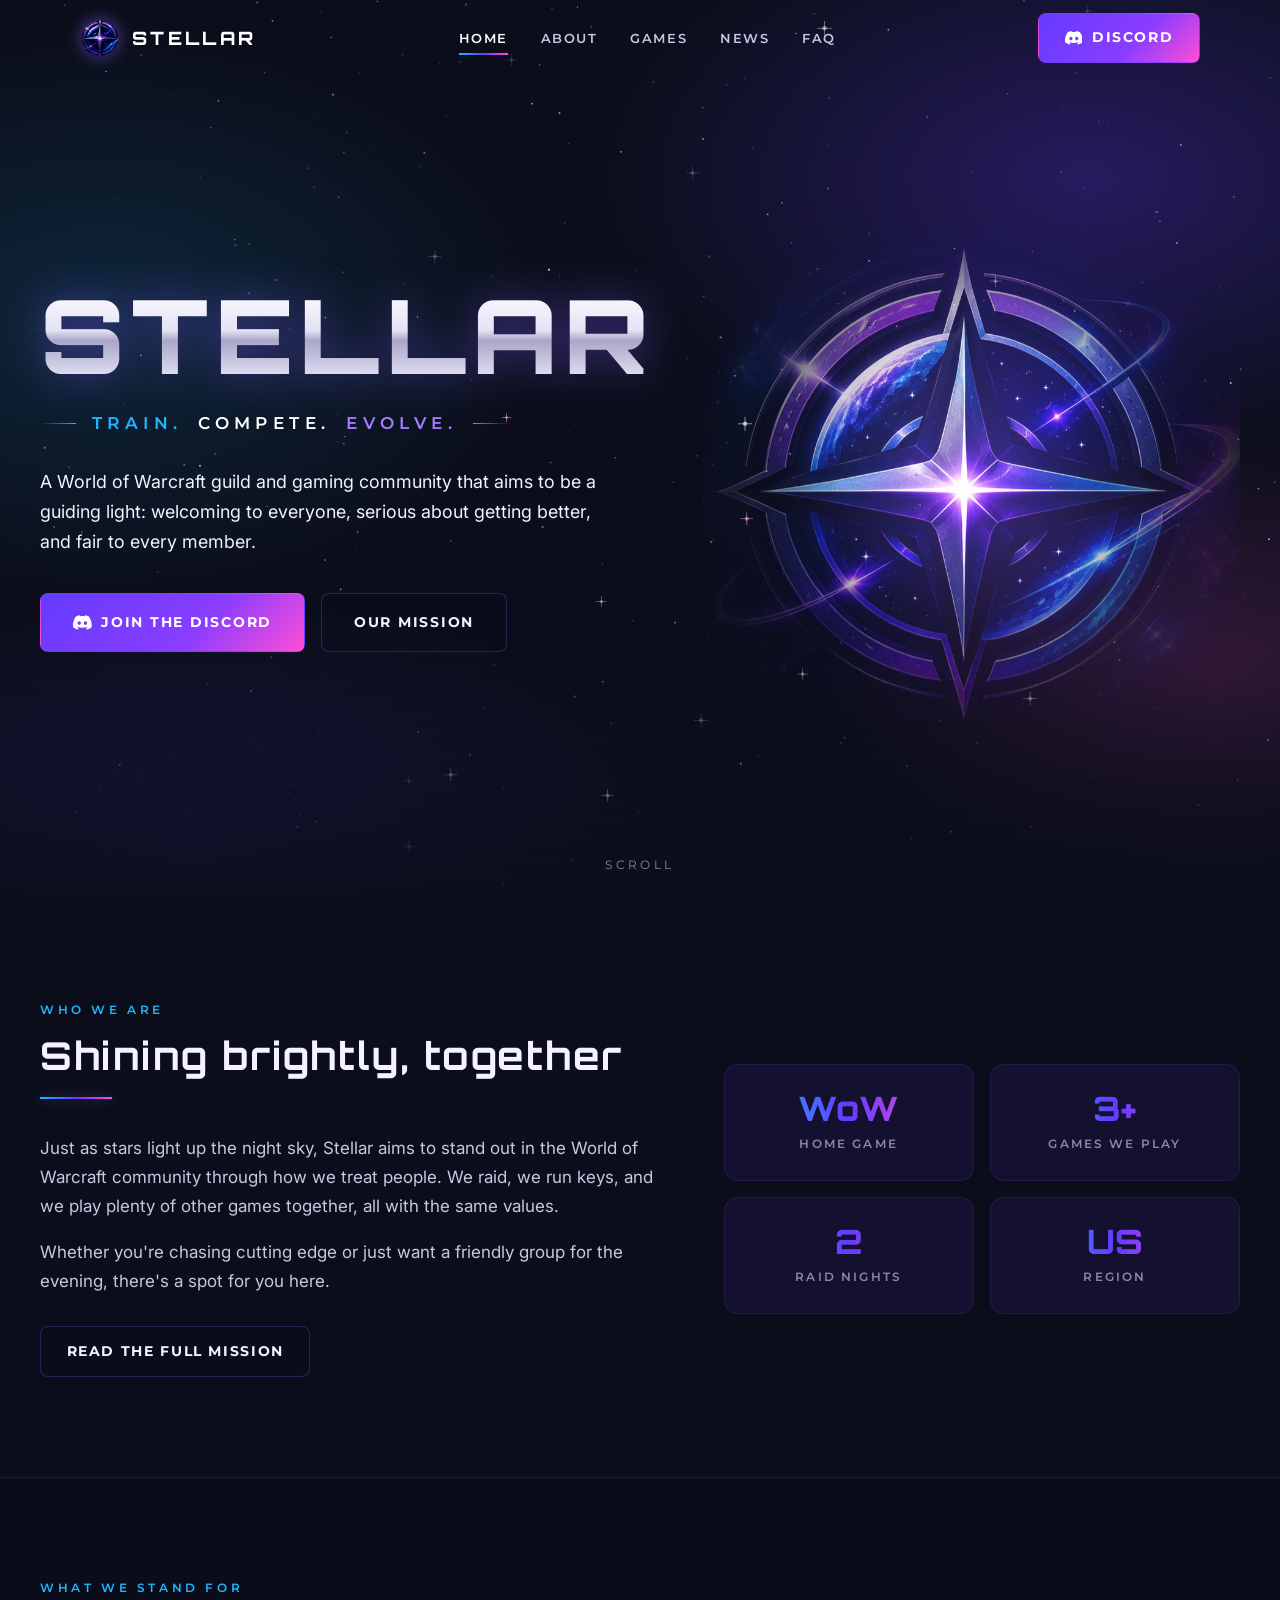
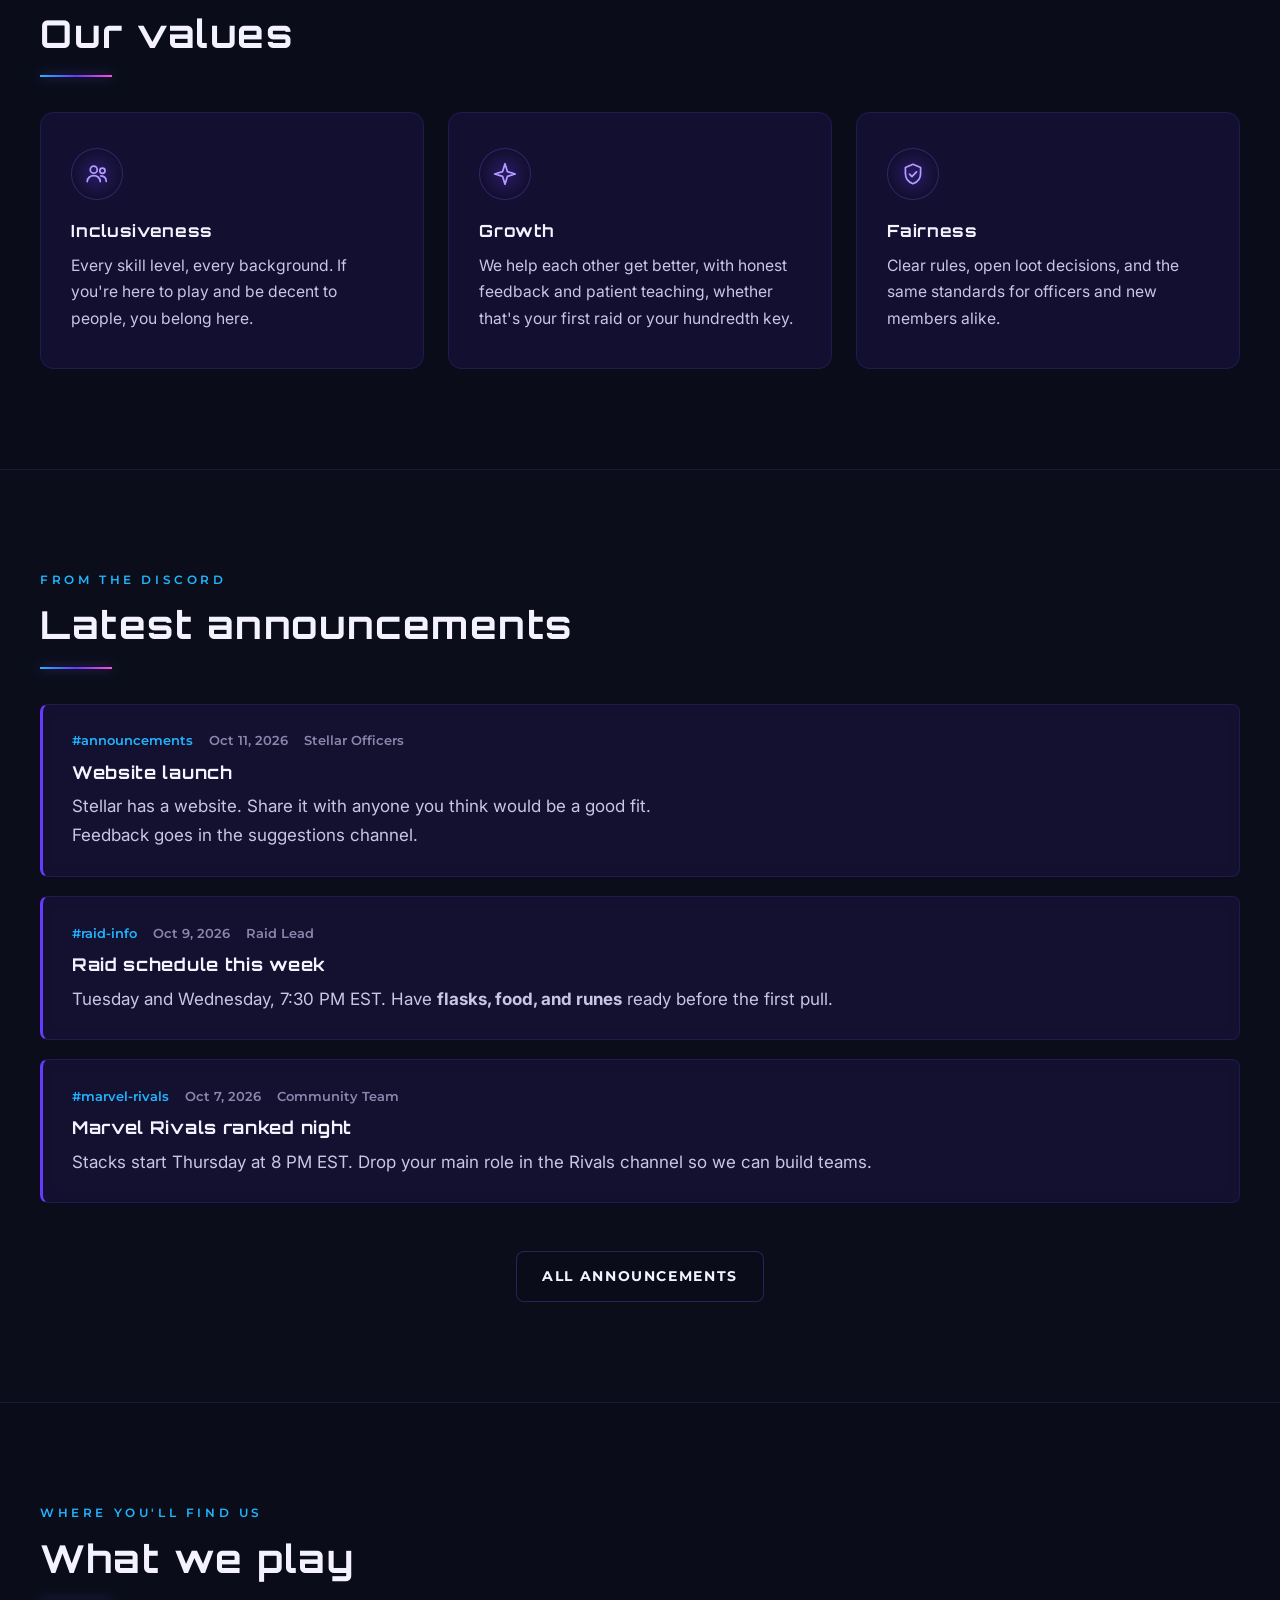
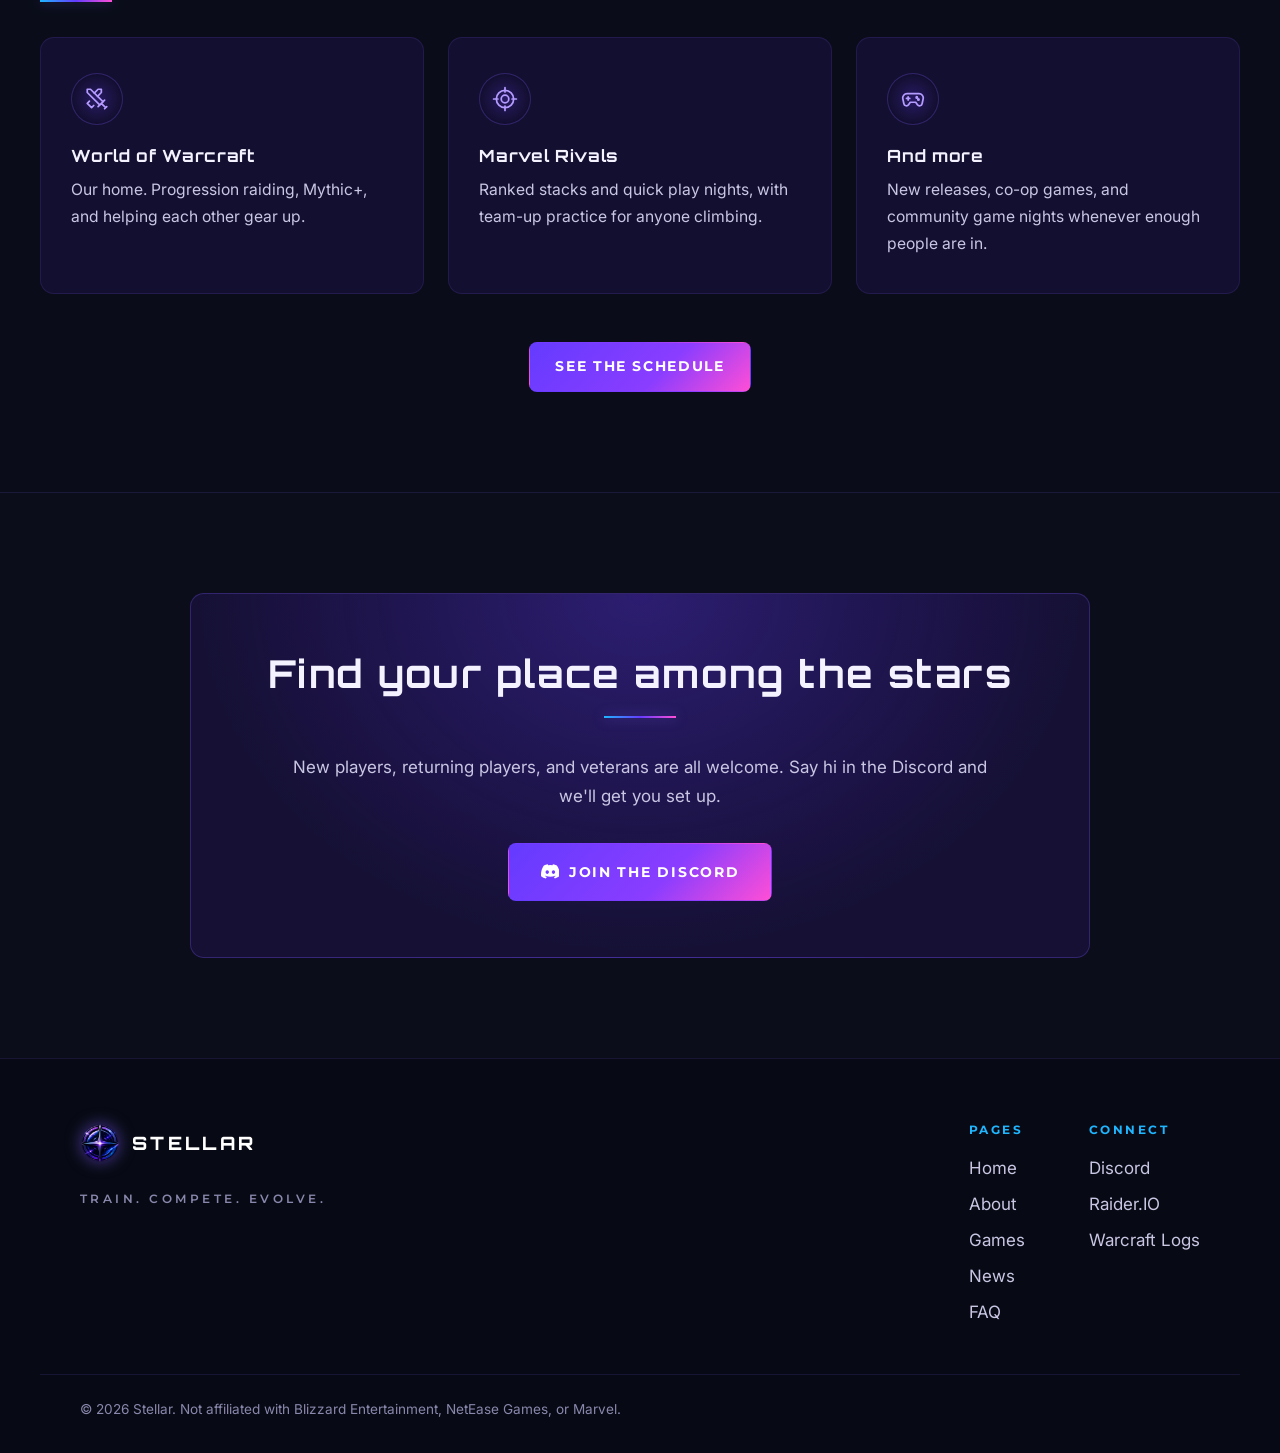
<file: index.html>
<!DOCTYPE html>
<html lang="en">
<head>
  <meta charset="UTF-8">
  <meta name="viewport" content="width=device-width, initial-scale=1.0">
  <meta name="description" content="Stellar is a World of Warcraft guild and gaming community built on inclusiveness, growth, and fairness. Train. Compete. Evolve.">
  <meta name="theme-color" content="#0b0e1a">
  <meta property="og:title" content="Stellar | WoW Guild & Gaming Community">
  <meta property="og:description" content="Stellar is a World of Warcraft guild and gaming community built on inclusiveness, growth, and fairness. Train. Compete. Evolve.">
  <meta property="og:image" content="images/stellar-logo.jpg">
  <title>Stellar | WoW Guild & Gaming Community</title>
  <link rel="icon" href="images/favicon.png" type="image/png">
  <link rel="preconnect" href="https://fonts.googleapis.com">
  <link rel="preconnect" href="https://fonts.gstatic.com" crossorigin>
  <link href="https://fonts.googleapis.com/css2?family=Inter:wght@400;500;600&family=Montserrat:wght@500;600;700&family=Orbitron:wght@600;700;800;900&display=swap" rel="stylesheet">
  <link rel="stylesheet" href="style.css">
</head>
<body>

  <canvas id="starfield" aria-hidden="true"></canvas>
  <a href="#main-content" class="skip-link">Skip to main content</a>

  <!-- ===== HEADER ===== -->
  <header id="site-header">
    <div class="header-inner">
      <a href="index.html" class="logo" aria-label="Stellar home">
        <img src="images/icon.png" alt="" class="logo-emblem" width="40" height="40">
        <span class="logo-text">Stellar</span>
      </a>
      <nav class="main-nav" aria-label="Main navigation">
        <ul>
          <li><a href="index.html" class="nav-link active" aria-current="page">Home</a></li>
          <li><a href="about.html" class="nav-link">About</a></li>
          <li><a href="games.html" class="nav-link">Games</a></li>
          <li><a href="news.html" class="nav-link">News</a></li>
          <li><a href="faq.html" class="nav-link">FAQ</a></li>
        </ul>
      </nav>
      <div class="header-controls">
        <a href="#" data-discord-invite class="btn-primary" target="_blank" rel="noopener noreferrer"><svg class="discord-icon" viewBox="0 0 24 24" aria-hidden="true"><path d="M20.317 4.37a19.791 19.791 0 00-4.885-1.515.074.074 0 00-.079.037c-.21.375-.444.864-.608 1.25a18.27 18.27 0 00-5.487 0 12.64 12.64 0 00-.617-1.25.077.077 0 00-.079-.037A19.736 19.736 0 003.677 4.37a.07.07 0 00-.032.027C.533 9.046-.32 13.58.099 18.057a.082.082 0 00.031.057 19.9 19.9 0 005.993 3.03.078.078 0 00.084-.028 14.09 14.09 0 001.226-1.994.076.076 0 00-.041-.106 13.107 13.107 0 01-1.872-.892.077.077 0 01-.008-.128 10.2 10.2 0 00.372-.292.074.074 0 01.077-.01c3.928 1.793 8.18 1.793 12.062 0a.074.074 0 01.078.01c.12.098.246.198.373.292a.077.077 0 01-.006.127 12.299 12.299 0 01-1.873.892.077.077 0 00-.041.107c.36.698.772 1.362 1.225 1.993a.076.076 0 00.084.028 19.839 19.839 0 006.002-3.03.077.077 0 00.032-.054c.5-5.177-.838-9.674-3.549-13.66a.061.061 0 00-.031-.03zM8.02 15.33c-1.183 0-2.157-1.085-2.157-2.419 0-1.333.956-2.419 2.157-2.419 1.21 0 2.176 1.096 2.157 2.42 0 1.333-.956 2.418-2.157 2.418zm7.975 0c-1.183 0-2.157-1.085-2.157-2.419 0-1.333.955-2.419 2.157-2.419 1.21 0 2.176 1.096 2.157 2.42 0 1.333-.946 2.418-2.157 2.418z"/></svg> Discord</a>
      </div>
      <button class="mobile-menu-btn" id="mobile-menu-btn" type="button"
        aria-label="Open navigation menu" aria-expanded="false" aria-controls="mobile-nav">
        <span></span><span></span><span></span>
      </button>
    </div>
    <nav class="mobile-nav" id="mobile-nav" aria-label="Mobile navigation">
      <ul>
        <li><a href="index.html" class="active" aria-current="page">Home</a></li>
        <li><a href="about.html">About</a></li>
        <li><a href="games.html">Games</a></li>
        <li><a href="news.html">News</a></li>
        <li><a href="faq.html">FAQ</a></li>
      </ul>
      <div class="mobile-controls">
        <a href="#" data-discord-invite class="btn-primary" target="_blank" rel="noopener noreferrer"><svg class="discord-icon" viewBox="0 0 24 24" aria-hidden="true"><path d="M20.317 4.37a19.791 19.791 0 00-4.885-1.515.074.074 0 00-.079.037c-.21.375-.444.864-.608 1.25a18.27 18.27 0 00-5.487 0 12.64 12.64 0 00-.617-1.25.077.077 0 00-.079-.037A19.736 19.736 0 003.677 4.37a.07.07 0 00-.032.027C.533 9.046-.32 13.58.099 18.057a.082.082 0 00.031.057 19.9 19.9 0 005.993 3.03.078.078 0 00.084-.028 14.09 14.09 0 001.226-1.994.076.076 0 00-.041-.106 13.107 13.107 0 01-1.872-.892.077.077 0 01-.008-.128 10.2 10.2 0 00.372-.292.074.074 0 01.077-.01c3.928 1.793 8.18 1.793 12.062 0a.074.074 0 01.078.01c.12.098.246.198.373.292a.077.077 0 01-.006.127 12.299 12.299 0 01-1.873.892.077.077 0 00-.041.107c.36.698.772 1.362 1.225 1.993a.076.076 0 00.084.028 19.839 19.839 0 006.002-3.03.077.077 0 00.032-.054c.5-5.177-.838-9.674-3.549-13.66a.061.061 0 00-.031-.03zM8.02 15.33c-1.183 0-2.157-1.085-2.157-2.419 0-1.333.956-2.419 2.157-2.419 1.21 0 2.176 1.096 2.157 2.42 0 1.333-.956 2.418-2.157 2.418zm7.975 0c-1.183 0-2.157-1.085-2.157-2.419 0-1.333.955-2.419 2.157-2.419 1.21 0 2.176 1.096 2.157 2.42 0 1.333-.946 2.418-2.157 2.418z"/></svg> Join the Discord</a>
      </div>
    </nav>
  </header>

  <main id="main-content">

    <!-- ===== HERO ===== -->
    <section class="hero" aria-labelledby="hero-heading">
      <div class="hero-overlay" aria-hidden="true"></div>
      <div class="hero-inner">
        <div class="hero-copy">
          <h1 class="hero-title" id="hero-heading">Stellar</h1>
          <p class="tagline"><span class="t-train">Train.</span> <span class="t-compete">Compete.</span> <span class="t-evolve">Evolve.</span></p>
          <p class="hero-description">
            A World of Warcraft guild and gaming community that aims to be a guiding light:
            welcoming to everyone, serious about getting better, and fair to every member.
          </p>
          <div class="hero-cta">
            <a href="#" data-discord-invite class="btn-primary btn-large" target="_blank" rel="noopener noreferrer"><svg class="discord-icon" viewBox="0 0 24 24" aria-hidden="true"><path d="M20.317 4.37a19.791 19.791 0 00-4.885-1.515.074.074 0 00-.079.037c-.21.375-.444.864-.608 1.25a18.27 18.27 0 00-5.487 0 12.64 12.64 0 00-.617-1.25.077.077 0 00-.079-.037A19.736 19.736 0 003.677 4.37a.07.07 0 00-.032.027C.533 9.046-.32 13.58.099 18.057a.082.082 0 00.031.057 19.9 19.9 0 005.993 3.03.078.078 0 00.084-.028 14.09 14.09 0 001.226-1.994.076.076 0 00-.041-.106 13.107 13.107 0 01-1.872-.892.077.077 0 01-.008-.128 10.2 10.2 0 00.372-.292.074.074 0 01.077-.01c3.928 1.793 8.18 1.793 12.062 0a.074.074 0 01.078.01c.12.098.246.198.373.292a.077.077 0 01-.006.127 12.299 12.299 0 01-1.873.892.077.077 0 00-.041.107c.36.698.772 1.362 1.225 1.993a.076.076 0 00.084.028 19.839 19.839 0 006.002-3.03.077.077 0 00.032-.054c.5-5.177-.838-9.674-3.549-13.66a.061.061 0 00-.031-.03zM8.02 15.33c-1.183 0-2.157-1.085-2.157-2.419 0-1.333.956-2.419 2.157-2.419 1.21 0 2.176 1.096 2.157 2.42 0 1.333-.956 2.418-2.157 2.418zm7.975 0c-1.183 0-2.157-1.085-2.157-2.419 0-1.333.955-2.419 2.157-2.419 1.21 0 2.176 1.096 2.157 2.42 0 1.333-.946 2.418-2.157 2.418z"/></svg> Join the Discord</a>
            <a href="about.html" class="btn-ghost btn-large">Our mission</a>
          </div>
        </div>
        <div class="hero-art">
          <img src="images/emblem-art.webp" alt="Stellar emblem: a four-pointed star over a ringed planet" width="880" height="819">
        </div>
      </div>
      <p class="hero-scroll-hint" aria-hidden="true">Scroll</p>
    </section>

    <!-- ===== ABOUT ===== -->
    <section class="section-block" id="about" aria-labelledby="about-heading">
      <div class="section-inner about-cols">
        <div>
          <p class="section-tag">Who we are</p>
          <h2 class="section-title" id="about-heading">Shining brightly, together</h2>
          <div class="divider" aria-hidden="true"></div>
          <p class="body-text">
            Just as stars light up the night sky, Stellar aims to stand out in the
            World of Warcraft community through how we treat people. We raid, we run keys,
            and we play plenty of other games together, all with the same values.
          </p>
          <p class="body-text">
            Whether you're chasing cutting edge or just want a friendly group for the evening,
            there's a spot for you here.
          </p>
          <a href="about.html" class="btn-ghost" style="margin-top:0.8rem">Read the full mission</a>
        </div>
        <!-- EDIT: put in your real numbers -->
        <ul class="stat-list" aria-label="Guild at a glance">
          <li><span class="stat-num">WoW</span><span class="stat-label">Home game</span></li>
          <li><span class="stat-num">3+</span><span class="stat-label">Games we play</span></li>
          <li><span class="stat-num">2</span><span class="stat-label">Raid nights</span></li>
          <li><span class="stat-num">US</span><span class="stat-label">Region</span></li>
        </ul>
      </div>
    </section>

    <!-- ===== VALUES ===== -->
    <section class="section-block dark-section" aria-labelledby="values-heading">
      <div class="section-inner">
        <p class="section-tag">What we stand for</p>
        <h2 class="section-title" id="values-heading">Our values</h2>
        <div class="divider" aria-hidden="true"></div>

        <div class="feature-grid">
          <article class="feature-card">
            <div class="feature-icon"><svg viewBox="0 0 24 24" fill="none" stroke="currentColor" stroke-width="1.6" stroke-linecap="round" stroke-linejoin="round" aria-hidden="true"><circle cx="9" cy="8" r="3.2"/><path d="M3 19c0-3.3 2.7-5.5 6-5.5s6 2.2 6 5.5"/><circle cx="17" cy="9" r="2.4"/><path d="M15.5 13.7c2.9.2 5 2.2 5 5"/></svg></div>
            <h3 class="feature-name">Inclusiveness</h3>
            <p class="feature-desc">Every skill level, every background. If you're here to play and be decent to people, you belong here.</p>
          </article>
          <article class="feature-card">
            <div class="feature-icon"><svg viewBox="0 0 24 24" fill="none" stroke="currentColor" stroke-width="1.6" stroke-linecap="round" stroke-linejoin="round" aria-hidden="true"><path d="M12 2.5l2.2 7.3 7.3 2.2-7.3 2.2L12 21.5l-2.2-7.3L2.5 12l7.3-2.2z"/></svg></div>
            <h3 class="feature-name">Growth</h3>
            <p class="feature-desc">We help each other get better, with honest feedback and patient teaching, whether that's your first raid or your hundredth key.</p>
          </article>
          <article class="feature-card">
            <div class="feature-icon"><svg viewBox="0 0 24 24" fill="none" stroke="currentColor" stroke-width="1.6" stroke-linecap="round" stroke-linejoin="round" aria-hidden="true"><path d="M12 3l7 3v5.5c0 4.4-3 8-7 9.5-4-1.5-7-5.1-7-9.5V6z"/><path d="M8.8 12.2l2.2 2.2 4.3-4.4"/></svg></div>
            <h3 class="feature-name">Fairness</h3>
            <p class="feature-desc">Clear rules, open loot decisions, and the same standards for officers and new members alike.</p>
          </article>
        </div>

      </div>
    </section>

    <!-- ===== ANNOUNCEMENTS ===== -->
    <section class="section-block" aria-labelledby="news-heading">
      <div class="section-inner">
        <p class="section-tag">From the Discord</p>
        <h2 class="section-title" id="news-heading">Latest announcements</h2>
        <div class="divider" aria-hidden="true"></div>
        <div class="announce-list" data-announcements data-limit="3" aria-live="polite">
          <p class="announce-empty">Loading announcements…</p>
        </div>
        <div class="section-cta"><a href="news.html" class="btn-ghost">All announcements</a></div>
      </div>
    </section>

    <!-- ===== GAMES PREVIEW ===== -->
    <section class="section-block dark-section" aria-labelledby="games-heading">
      <div class="section-inner">
        <p class="section-tag">Where you'll find us</p>
        <h2 class="section-title" id="games-heading">What we play</h2>
        <div class="divider" aria-hidden="true"></div>
        <div class="feature-grid">
          <article class="feature-card">
            <div class="feature-icon"><svg viewBox="0 0 24 24" fill="none" stroke="currentColor" stroke-width="1.6" stroke-linecap="round" stroke-linejoin="round" aria-hidden="true"><path d="M14.5 17.5L3 6V3h3l11.5 11.5"/><path d="M13 19l6-6M16 16l4 4M19 21l2-2"/><path d="M9.5 6.5L13 3h3v3l-3.5 3.5M5 14l-2 2 4 4 2-2"/></svg></div>
            <h3 class="feature-name">World of Warcraft</h3>
            <p class="feature-desc">Our home. Progression raiding, Mythic+, and helping each other gear up.</p>
          </article>
          <article class="feature-card">
            <div class="feature-icon"><svg viewBox="0 0 24 24" fill="none" stroke="currentColor" stroke-width="1.6" stroke-linecap="round" stroke-linejoin="round" aria-hidden="true"><circle cx="12" cy="12" r="8"/><circle cx="12" cy="12" r="3.5"/><path d="M12 1.5v4M12 18.5v4M1.5 12h4M18.5 12h4"/></svg></div>
            <h3 class="feature-name">Marvel Rivals</h3>
            <p class="feature-desc">Ranked stacks and quick play nights, with team-up practice for anyone climbing.</p>
          </article>
          <article class="feature-card">
            <div class="feature-icon"><svg viewBox="0 0 24 24" fill="none" stroke="currentColor" stroke-width="1.6" stroke-linecap="round" stroke-linejoin="round" aria-hidden="true"><path d="M6.5 7h11a4 4 0 0 1 3.9 4.8l-1 4.6a2.4 2.4 0 0 1-4.3.9L14.5 15h-5l-1.6 2.3a2.4 2.4 0 0 1-4.3-.9l-1-4.6A4 4 0 0 1 6.5 7z"/><path d="M7.5 10v3M6 11.5h3"/><circle cx="15.5" cy="10.5" r=".6" fill="currentColor"/><circle cx="17" cy="12.5" r=".6" fill="currentColor"/></svg></div>
            <h3 class="feature-name">And more</h3>
            <p class="feature-desc">New releases, co-op games, and community game nights whenever enough people are in.</p>
          </article>
        </div>
        <div class="section-cta"><a href="games.html" class="btn-primary">See the schedule</a></div>
      </div>
    </section>

    <section class="section-block" aria-labelledby="cta-heading">
      <div class="cta-band">
        <h2 class="section-title" id="cta-heading">Find your place among the stars</h2>
        <div class="divider" aria-hidden="true" style="margin-left:auto;margin-right:auto"></div>
        <p class="body-text">New players, returning players, and veterans are all welcome. Say hi in the Discord and we'll get you set up.</p>
        <a href="#" data-discord-invite class="btn-primary btn-large" target="_blank" rel="noopener noreferrer"><svg class="discord-icon" viewBox="0 0 24 24" aria-hidden="true"><path d="M20.317 4.37a19.791 19.791 0 00-4.885-1.515.074.074 0 00-.079.037c-.21.375-.444.864-.608 1.25a18.27 18.27 0 00-5.487 0 12.64 12.64 0 00-.617-1.25.077.077 0 00-.079-.037A19.736 19.736 0 003.677 4.37a.07.07 0 00-.032.027C.533 9.046-.32 13.58.099 18.057a.082.082 0 00.031.057 19.9 19.9 0 005.993 3.03.078.078 0 00.084-.028 14.09 14.09 0 001.226-1.994.076.076 0 00-.041-.106 13.107 13.107 0 01-1.872-.892.077.077 0 01-.008-.128 10.2 10.2 0 00.372-.292.074.074 0 01.077-.01c3.928 1.793 8.18 1.793 12.062 0a.074.074 0 01.078.01c.12.098.246.198.373.292a.077.077 0 01-.006.127 12.299 12.299 0 01-1.873.892.077.077 0 00-.041.107c.36.698.772 1.362 1.225 1.993a.076.076 0 00.084.028 19.839 19.839 0 006.002-3.03.077.077 0 00.032-.054c.5-5.177-.838-9.674-3.549-13.66a.061.061 0 00-.031-.03zM8.02 15.33c-1.183 0-2.157-1.085-2.157-2.419 0-1.333.956-2.419 2.157-2.419 1.21 0 2.176 1.096 2.157 2.42 0 1.333-.956 2.418-2.157 2.418zm7.975 0c-1.183 0-2.157-1.085-2.157-2.419 0-1.333.955-2.419 2.157-2.419 1.21 0 2.176 1.096 2.157 2.42 0 1.333-.946 2.418-2.157 2.418z"/></svg> Join the Discord</a>
      </div>
    </section>

  </main>

  <!-- ===== FOOTER ===== -->
  <footer id="site-footer">
    <div class="footer-inner">
      <div class="footer-brand">
        <a href="index.html" class="logo" aria-label="Stellar home">
          <img src="images/icon.png" alt="" class="logo-emblem" width="40" height="40">
          <span class="logo-text">Stellar</span>
        </a>
        <p class="footer-tagline">Train. Compete. Evolve.</p>
      </div>
      <nav class="footer-nav" aria-label="Footer navigation">
        <div class="footer-col">
          <h2 class="footer-heading">Pages</h2>
          <ul>
            <li><a href="index.html">Home</a></li><li><a href="about.html">About</a></li><li><a href="games.html">Games</a></li><li><a href="news.html">News</a></li><li><a href="faq.html">FAQ</a></li>
          </ul>
        </div>
        <div class="footer-col">
          <h2 class="footer-heading">Connect</h2>
          <ul>
            <li><a href="#" data-discord-invite target="_blank" rel="noopener noreferrer">Discord</a></li>
            <!-- EDIT: guild links, or remove -->
            <li><a href="https://raider.io/" target="_blank" rel="noopener noreferrer">Raider.IO</a></li>
            <li><a href="https://www.warcraftlogs.com/" target="_blank" rel="noopener noreferrer">Warcraft Logs</a></li>
          </ul>
        </div>
      </nav>
    </div>
    <div class="footer-bottom">
      <p>&copy; 2026 Stellar. Not affiliated with Blizzard Entertainment, NetEase Games, or Marvel.</p>
    </div>
  </footer>

  <script src="script.js"></script>
</body>
</html>
</file>
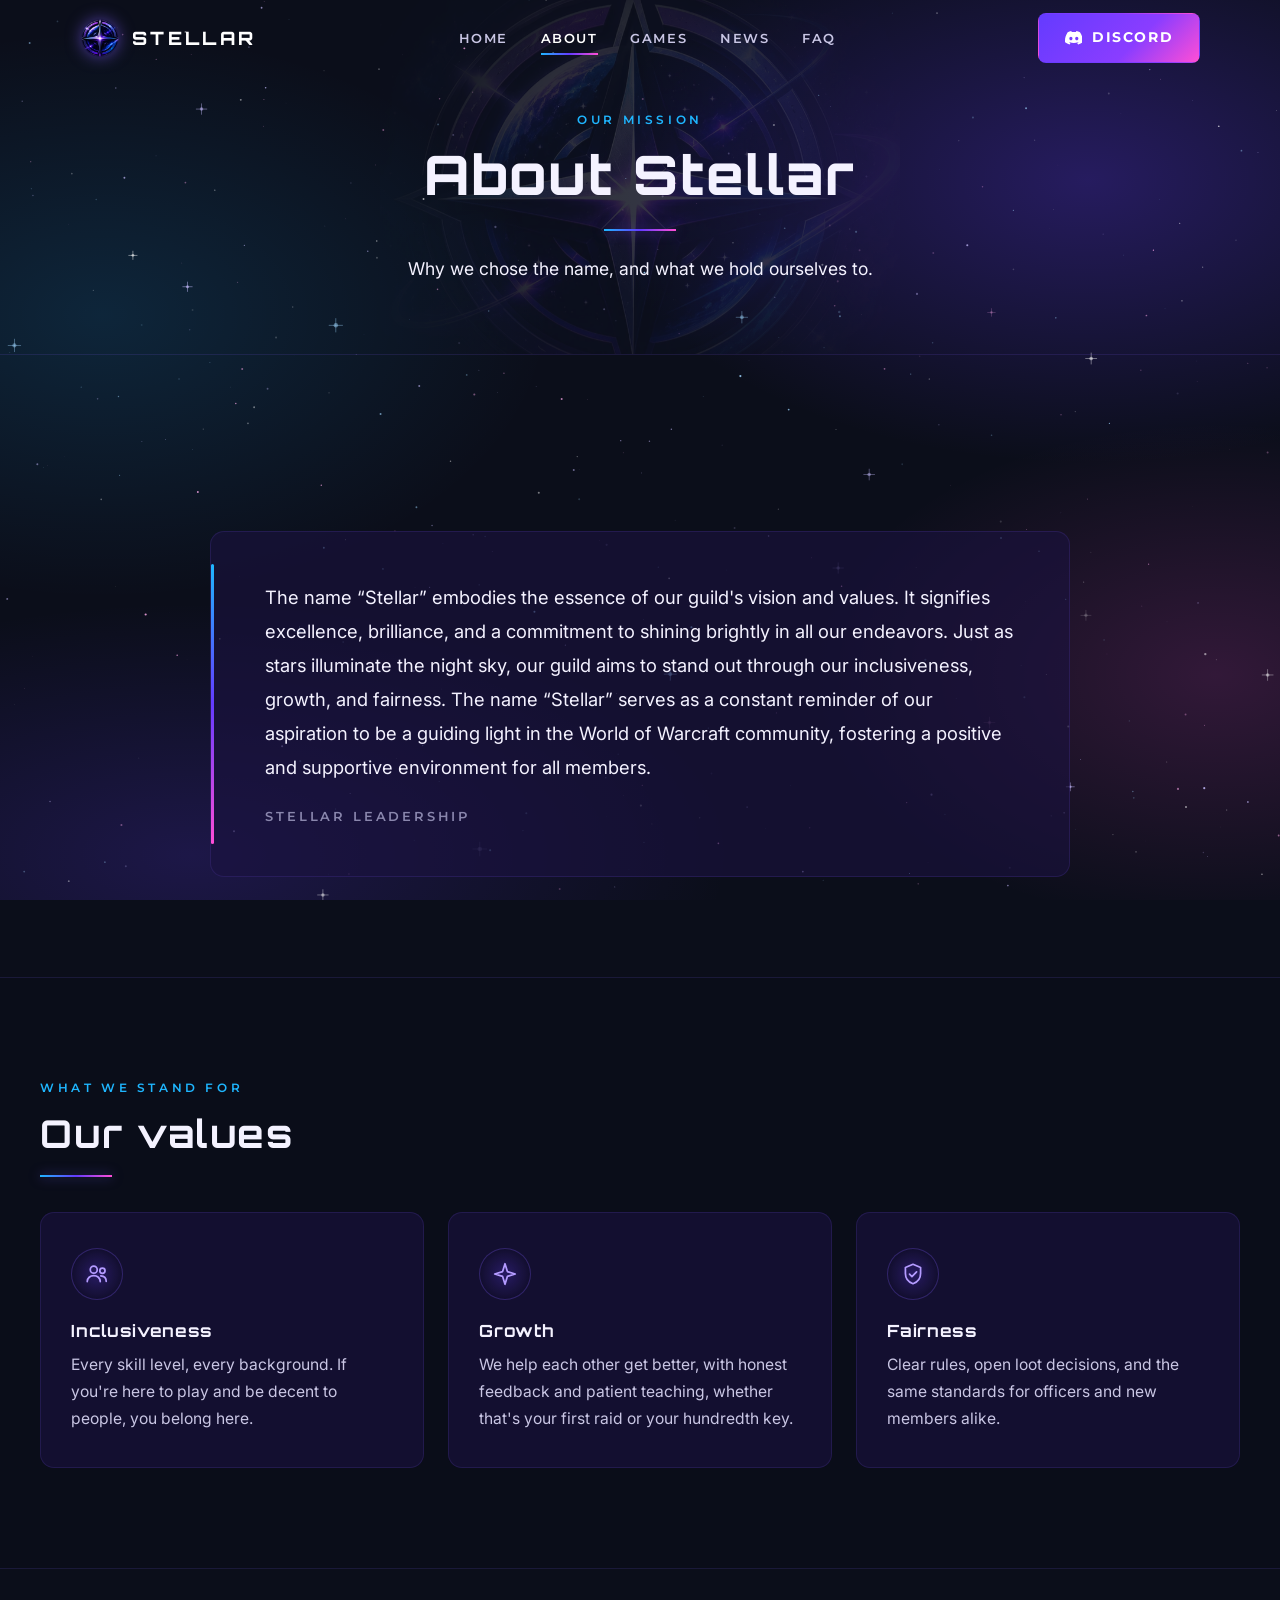
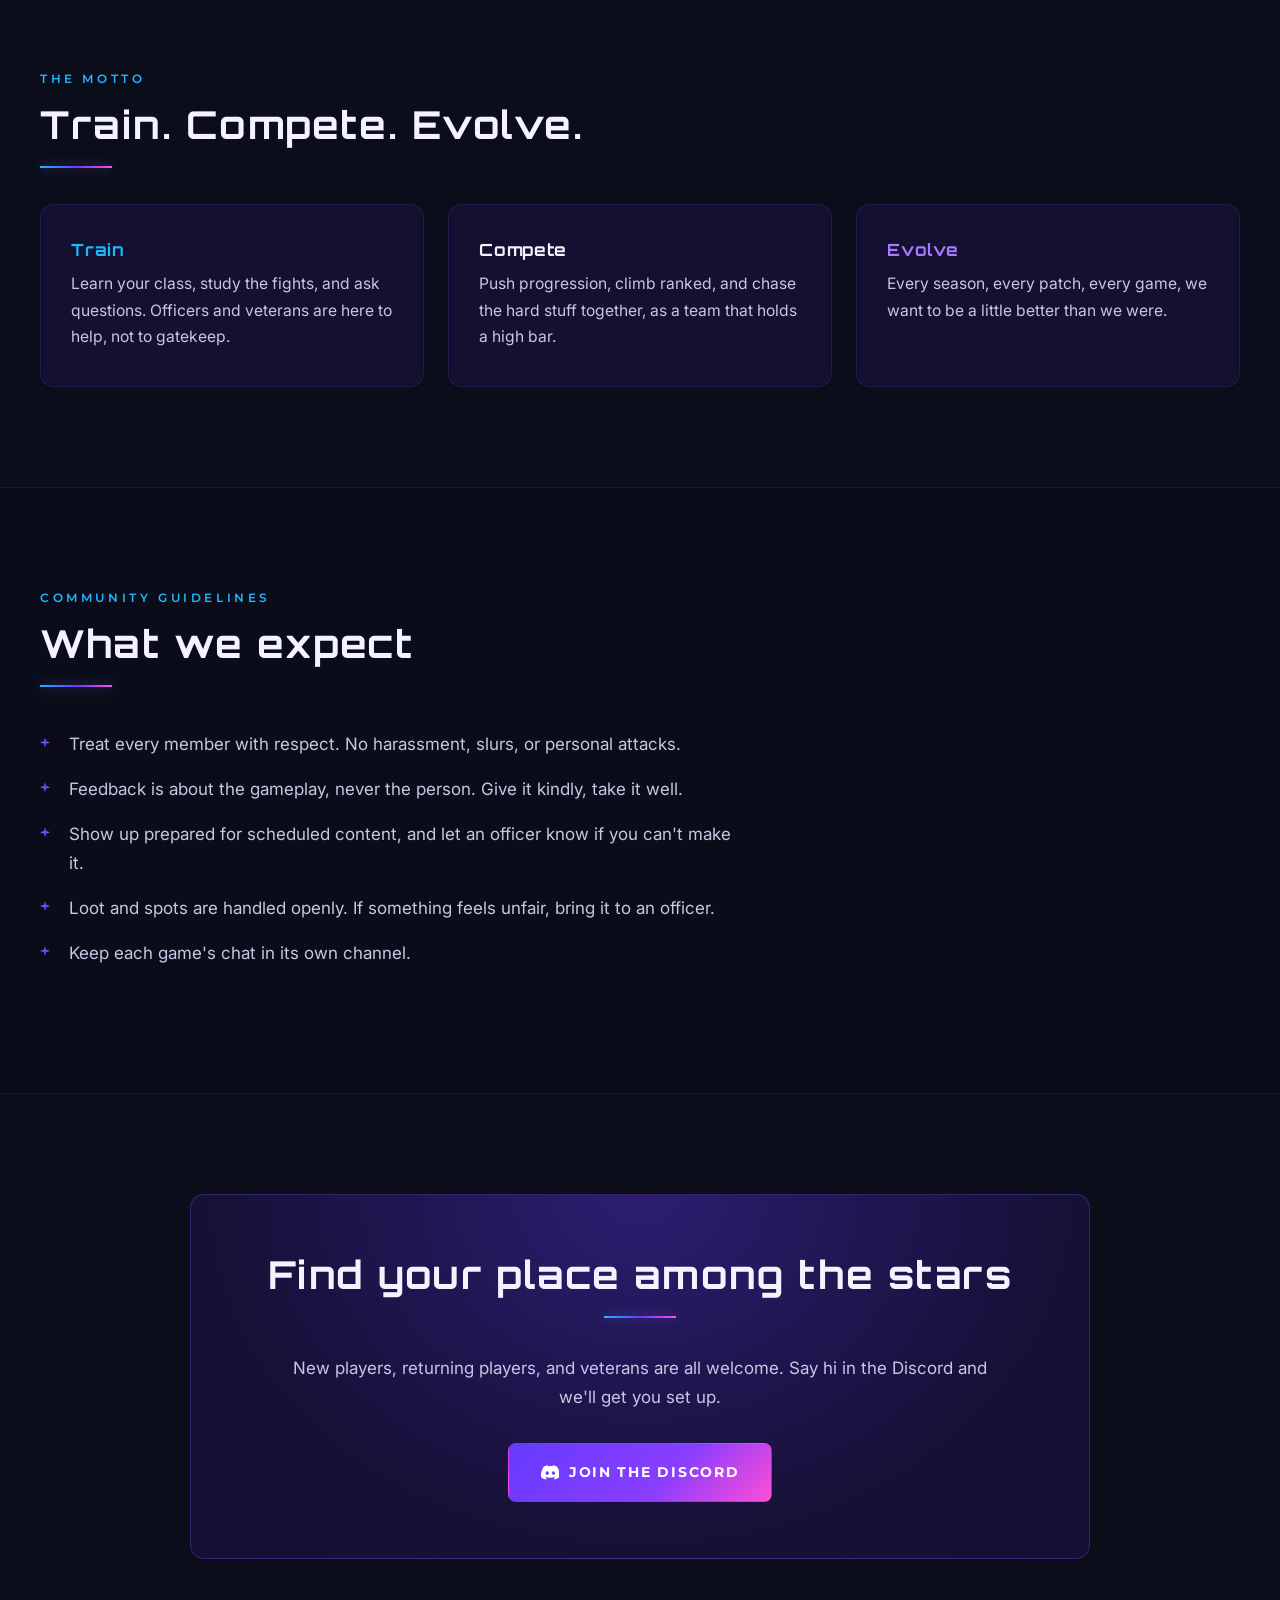
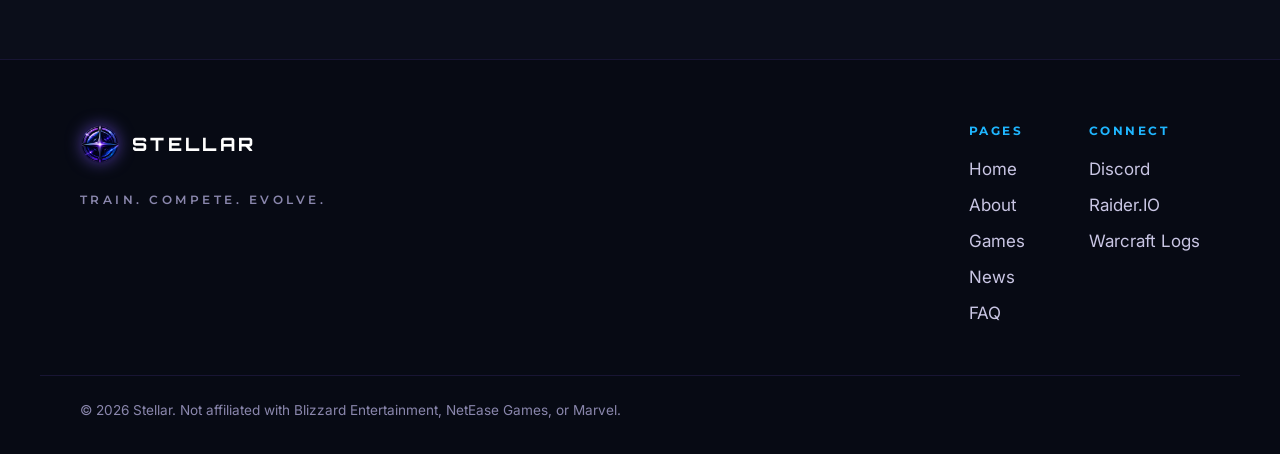
<file: about.html>
<!DOCTYPE html>
<html lang="en">
<head>
  <meta charset="UTF-8">
  <meta name="viewport" content="width=device-width, initial-scale=1.0">
  <meta name="description" content="The mission and values behind Stellar: inclusiveness, growth, and fairness.">
  <meta name="theme-color" content="#0b0e1a">
  <meta property="og:title" content="About | Stellar">
  <meta property="og:description" content="The mission and values behind Stellar: inclusiveness, growth, and fairness.">
  <meta property="og:image" content="images/stellar-logo.jpg">
  <title>About | Stellar</title>
  <link rel="icon" href="images/favicon.png" type="image/png">
  <link rel="preconnect" href="https://fonts.googleapis.com">
  <link rel="preconnect" href="https://fonts.gstatic.com" crossorigin>
  <link href="https://fonts.googleapis.com/css2?family=Inter:wght@400;500;600&family=Montserrat:wght@500;600;700&family=Orbitron:wght@600;700;800;900&display=swap" rel="stylesheet">
  <link rel="stylesheet" href="style.css">
</head>
<body>

  <canvas id="starfield" aria-hidden="true"></canvas>
  <a href="#main-content" class="skip-link">Skip to main content</a>

  <!-- ===== HEADER ===== -->
  <header id="site-header">
    <div class="header-inner">
      <a href="index.html" class="logo" aria-label="Stellar home">
        <img src="images/icon.png" alt="" class="logo-emblem" width="40" height="40">
        <span class="logo-text">Stellar</span>
      </a>
      <nav class="main-nav" aria-label="Main navigation">
        <ul>
          <li><a href="index.html" class="nav-link">Home</a></li>
          <li><a href="about.html" class="nav-link active" aria-current="page">About</a></li>
          <li><a href="games.html" class="nav-link">Games</a></li>
          <li><a href="news.html" class="nav-link">News</a></li>
          <li><a href="faq.html" class="nav-link">FAQ</a></li>
        </ul>
      </nav>
      <div class="header-controls">
        <a href="#" data-discord-invite class="btn-primary" target="_blank" rel="noopener noreferrer"><svg class="discord-icon" viewBox="0 0 24 24" aria-hidden="true"><path d="M20.317 4.37a19.791 19.791 0 00-4.885-1.515.074.074 0 00-.079.037c-.21.375-.444.864-.608 1.25a18.27 18.27 0 00-5.487 0 12.64 12.64 0 00-.617-1.25.077.077 0 00-.079-.037A19.736 19.736 0 003.677 4.37a.07.07 0 00-.032.027C.533 9.046-.32 13.58.099 18.057a.082.082 0 00.031.057 19.9 19.9 0 005.993 3.03.078.078 0 00.084-.028 14.09 14.09 0 001.226-1.994.076.076 0 00-.041-.106 13.107 13.107 0 01-1.872-.892.077.077 0 01-.008-.128 10.2 10.2 0 00.372-.292.074.074 0 01.077-.01c3.928 1.793 8.18 1.793 12.062 0a.074.074 0 01.078.01c.12.098.246.198.373.292a.077.077 0 01-.006.127 12.299 12.299 0 01-1.873.892.077.077 0 00-.041.107c.36.698.772 1.362 1.225 1.993a.076.076 0 00.084.028 19.839 19.839 0 006.002-3.03.077.077 0 00.032-.054c.5-5.177-.838-9.674-3.549-13.66a.061.061 0 00-.031-.03zM8.02 15.33c-1.183 0-2.157-1.085-2.157-2.419 0-1.333.956-2.419 2.157-2.419 1.21 0 2.176 1.096 2.157 2.42 0 1.333-.956 2.418-2.157 2.418zm7.975 0c-1.183 0-2.157-1.085-2.157-2.419 0-1.333.955-2.419 2.157-2.419 1.21 0 2.176 1.096 2.157 2.42 0 1.333-.946 2.418-2.157 2.418z"/></svg> Discord</a>
      </div>
      <button class="mobile-menu-btn" id="mobile-menu-btn" type="button"
        aria-label="Open navigation menu" aria-expanded="false" aria-controls="mobile-nav">
        <span></span><span></span><span></span>
      </button>
    </div>
    <nav class="mobile-nav" id="mobile-nav" aria-label="Mobile navigation">
      <ul>
        <li><a href="index.html">Home</a></li>
        <li><a href="about.html" class="active" aria-current="page">About</a></li>
        <li><a href="games.html">Games</a></li>
        <li><a href="news.html">News</a></li>
        <li><a href="faq.html">FAQ</a></li>
      </ul>
      <div class="mobile-controls">
        <a href="#" data-discord-invite class="btn-primary" target="_blank" rel="noopener noreferrer"><svg class="discord-icon" viewBox="0 0 24 24" aria-hidden="true"><path d="M20.317 4.37a19.791 19.791 0 00-4.885-1.515.074.074 0 00-.079.037c-.21.375-.444.864-.608 1.25a18.27 18.27 0 00-5.487 0 12.64 12.64 0 00-.617-1.25.077.077 0 00-.079-.037A19.736 19.736 0 003.677 4.37a.07.07 0 00-.032.027C.533 9.046-.32 13.58.099 18.057a.082.082 0 00.031.057 19.9 19.9 0 005.993 3.03.078.078 0 00.084-.028 14.09 14.09 0 001.226-1.994.076.076 0 00-.041-.106 13.107 13.107 0 01-1.872-.892.077.077 0 01-.008-.128 10.2 10.2 0 00.372-.292.074.074 0 01.077-.01c3.928 1.793 8.18 1.793 12.062 0a.074.074 0 01.078.01c.12.098.246.198.373.292a.077.077 0 01-.006.127 12.299 12.299 0 01-1.873.892.077.077 0 00-.041.107c.36.698.772 1.362 1.225 1.993a.076.076 0 00.084.028 19.839 19.839 0 006.002-3.03.077.077 0 00.032-.054c.5-5.177-.838-9.674-3.549-13.66a.061.061 0 00-.031-.03zM8.02 15.33c-1.183 0-2.157-1.085-2.157-2.419 0-1.333.956-2.419 2.157-2.419 1.21 0 2.176 1.096 2.157 2.42 0 1.333-.956 2.418-2.157 2.418zm7.975 0c-1.183 0-2.157-1.085-2.157-2.419 0-1.333.955-2.419 2.157-2.419 1.21 0 2.176 1.096 2.157 2.42 0 1.333-.946 2.418-2.157 2.418z"/></svg> Join the Discord</a>
      </div>
    </nav>
  </header>

    <section class="page-hero" aria-labelledby="page-title">
      <div class="page-hero-inner">
        <p class="section-tag">Our mission</p>
        <h1 class="page-hero-title" id="page-title">About Stellar</h1>
        <div class="divider" aria-hidden="true"></div>
        <p class="page-hero-sub">Why we chose the name, and what we hold ourselves to.</p>
      </div>
    </section>

  <main id="main-content">

    <section class="section-block" aria-labelledby="mission-heading">
      <div class="section-inner">
        <h2 class="sr-only" id="mission-heading">Mission statement</h2>
        <blockquote class="mission">
          <p>
            The name &ldquo;Stellar&rdquo; embodies the essence of our guild's vision and values.
            It signifies excellence, brilliance, and a commitment to shining brightly in all our
            endeavors. Just as stars illuminate the night sky, our guild aims to stand out through
            our inclusiveness, growth, and fairness. The name &ldquo;Stellar&rdquo; serves as a constant
            reminder of our aspiration to be a guiding light in the World of Warcraft community,
            fostering a positive and supportive environment for all members.
          </p>
          <footer>Stellar leadership</footer>
        </blockquote>
      </div>
    </section>

    <section class="section-block dark-section" aria-labelledby="values-heading">
      <div class="section-inner">
        <p class="section-tag">What we stand for</p>
        <h2 class="section-title" id="values-heading">Our values</h2>
        <div class="divider" aria-hidden="true"></div>

        <div class="feature-grid">
          <article class="feature-card">
            <div class="feature-icon"><svg viewBox="0 0 24 24" fill="none" stroke="currentColor" stroke-width="1.6" stroke-linecap="round" stroke-linejoin="round" aria-hidden="true"><circle cx="9" cy="8" r="3.2"/><path d="M3 19c0-3.3 2.7-5.5 6-5.5s6 2.2 6 5.5"/><circle cx="17" cy="9" r="2.4"/><path d="M15.5 13.7c2.9.2 5 2.2 5 5"/></svg></div>
            <h3 class="feature-name">Inclusiveness</h3>
            <p class="feature-desc">Every skill level, every background. If you're here to play and be decent to people, you belong here.</p>
          </article>
          <article class="feature-card">
            <div class="feature-icon"><svg viewBox="0 0 24 24" fill="none" stroke="currentColor" stroke-width="1.6" stroke-linecap="round" stroke-linejoin="round" aria-hidden="true"><path d="M12 2.5l2.2 7.3 7.3 2.2-7.3 2.2L12 21.5l-2.2-7.3L2.5 12l7.3-2.2z"/></svg></div>
            <h3 class="feature-name">Growth</h3>
            <p class="feature-desc">We help each other get better, with honest feedback and patient teaching, whether that's your first raid or your hundredth key.</p>
          </article>
          <article class="feature-card">
            <div class="feature-icon"><svg viewBox="0 0 24 24" fill="none" stroke="currentColor" stroke-width="1.6" stroke-linecap="round" stroke-linejoin="round" aria-hidden="true"><path d="M12 3l7 3v5.5c0 4.4-3 8-7 9.5-4-1.5-7-5.1-7-9.5V6z"/><path d="M8.8 12.2l2.2 2.2 4.3-4.4"/></svg></div>
            <h3 class="feature-name">Fairness</h3>
            <p class="feature-desc">Clear rules, open loot decisions, and the same standards for officers and new members alike.</p>
          </article>
        </div>

      </div>
    </section>

    <section class="section-block" aria-labelledby="motto-heading">
      <div class="section-inner">
        <p class="section-tag">The motto</p>
        <h2 class="section-title" id="motto-heading">Train. Compete. Evolve.</h2>
        <div class="divider" aria-hidden="true"></div>
        <div class="feature-grid">
          <article class="feature-card">
            <h3 class="feature-name" style="color:var(--sky)">Train</h3>
            <p class="feature-desc">Learn your class, study the fights, and ask questions. Officers and veterans are here to help, not to gatekeep.</p>
          </article>
          <article class="feature-card">
            <h3 class="feature-name">Compete</h3>
            <p class="feature-desc">Push progression, climb ranked, and chase the hard stuff together, as a team that holds a high bar.</p>
          </article>
          <article class="feature-card">
            <h3 class="feature-name" style="color:#a77bff">Evolve</h3>
            <p class="feature-desc">Every season, every patch, every game, we want to be a little better than we were.</p>
          </article>
        </div>
      </div>
    </section>

    <section class="section-block dark-section" aria-labelledby="rules-heading">
      <div class="section-inner">
        <p class="section-tag">Community guidelines</p>
        <h2 class="section-title" id="rules-heading">What we expect</h2>
        <div class="divider" aria-hidden="true"></div>
        <!-- EDIT: your actual guild rules -->
        <ul class="check-list body-text">
          <li>Treat every member with respect. No harassment, slurs, or personal attacks.</li>
          <li>Feedback is about the gameplay, never the person. Give it kindly, take it well.</li>
          <li>Show up prepared for scheduled content, and let an officer know if you can't make it.</li>
          <li>Loot and spots are handled openly. If something feels unfair, bring it to an officer.</li>
          <li>Keep each game's chat in its own channel.</li>
        </ul>
      </div>
    </section>

    <section class="section-block" aria-labelledby="cta-heading">
      <div class="cta-band">
        <h2 class="section-title" id="cta-heading">Find your place among the stars</h2>
        <div class="divider" aria-hidden="true" style="margin-left:auto;margin-right:auto"></div>
        <p class="body-text">New players, returning players, and veterans are all welcome. Say hi in the Discord and we'll get you set up.</p>
        <a href="#" data-discord-invite class="btn-primary btn-large" target="_blank" rel="noopener noreferrer"><svg class="discord-icon" viewBox="0 0 24 24" aria-hidden="true"><path d="M20.317 4.37a19.791 19.791 0 00-4.885-1.515.074.074 0 00-.079.037c-.21.375-.444.864-.608 1.25a18.27 18.27 0 00-5.487 0 12.64 12.64 0 00-.617-1.25.077.077 0 00-.079-.037A19.736 19.736 0 003.677 4.37a.07.07 0 00-.032.027C.533 9.046-.32 13.58.099 18.057a.082.082 0 00.031.057 19.9 19.9 0 005.993 3.03.078.078 0 00.084-.028 14.09 14.09 0 001.226-1.994.076.076 0 00-.041-.106 13.107 13.107 0 01-1.872-.892.077.077 0 01-.008-.128 10.2 10.2 0 00.372-.292.074.074 0 01.077-.01c3.928 1.793 8.18 1.793 12.062 0a.074.074 0 01.078.01c.12.098.246.198.373.292a.077.077 0 01-.006.127 12.299 12.299 0 01-1.873.892.077.077 0 00-.041.107c.36.698.772 1.362 1.225 1.993a.076.076 0 00.084.028 19.839 19.839 0 006.002-3.03.077.077 0 00.032-.054c.5-5.177-.838-9.674-3.549-13.66a.061.061 0 00-.031-.03zM8.02 15.33c-1.183 0-2.157-1.085-2.157-2.419 0-1.333.956-2.419 2.157-2.419 1.21 0 2.176 1.096 2.157 2.42 0 1.333-.956 2.418-2.157 2.418zm7.975 0c-1.183 0-2.157-1.085-2.157-2.419 0-1.333.955-2.419 2.157-2.419 1.21 0 2.176 1.096 2.157 2.42 0 1.333-.946 2.418-2.157 2.418z"/></svg> Join the Discord</a>
      </div>
    </section>

  </main>

  <!-- ===== FOOTER ===== -->
  <footer id="site-footer">
    <div class="footer-inner">
      <div class="footer-brand">
        <a href="index.html" class="logo" aria-label="Stellar home">
          <img src="images/icon.png" alt="" class="logo-emblem" width="40" height="40">
          <span class="logo-text">Stellar</span>
        </a>
        <p class="footer-tagline">Train. Compete. Evolve.</p>
      </div>
      <nav class="footer-nav" aria-label="Footer navigation">
        <div class="footer-col">
          <h2 class="footer-heading">Pages</h2>
          <ul>
            <li><a href="index.html">Home</a></li><li><a href="about.html">About</a></li><li><a href="games.html">Games</a></li><li><a href="news.html">News</a></li><li><a href="faq.html">FAQ</a></li>
          </ul>
        </div>
        <div class="footer-col">
          <h2 class="footer-heading">Connect</h2>
          <ul>
            <li><a href="#" data-discord-invite target="_blank" rel="noopener noreferrer">Discord</a></li>
            <!-- EDIT: guild links, or remove -->
            <li><a href="https://raider.io/" target="_blank" rel="noopener noreferrer">Raider.IO</a></li>
            <li><a href="https://www.warcraftlogs.com/" target="_blank" rel="noopener noreferrer">Warcraft Logs</a></li>
          </ul>
        </div>
      </nav>
    </div>
    <div class="footer-bottom">
      <p>&copy; 2026 Stellar. Not affiliated with Blizzard Entertainment, NetEase Games, or Marvel.</p>
    </div>
  </footer>

  <script src="script.js"></script>
</body>
</html>
</file>
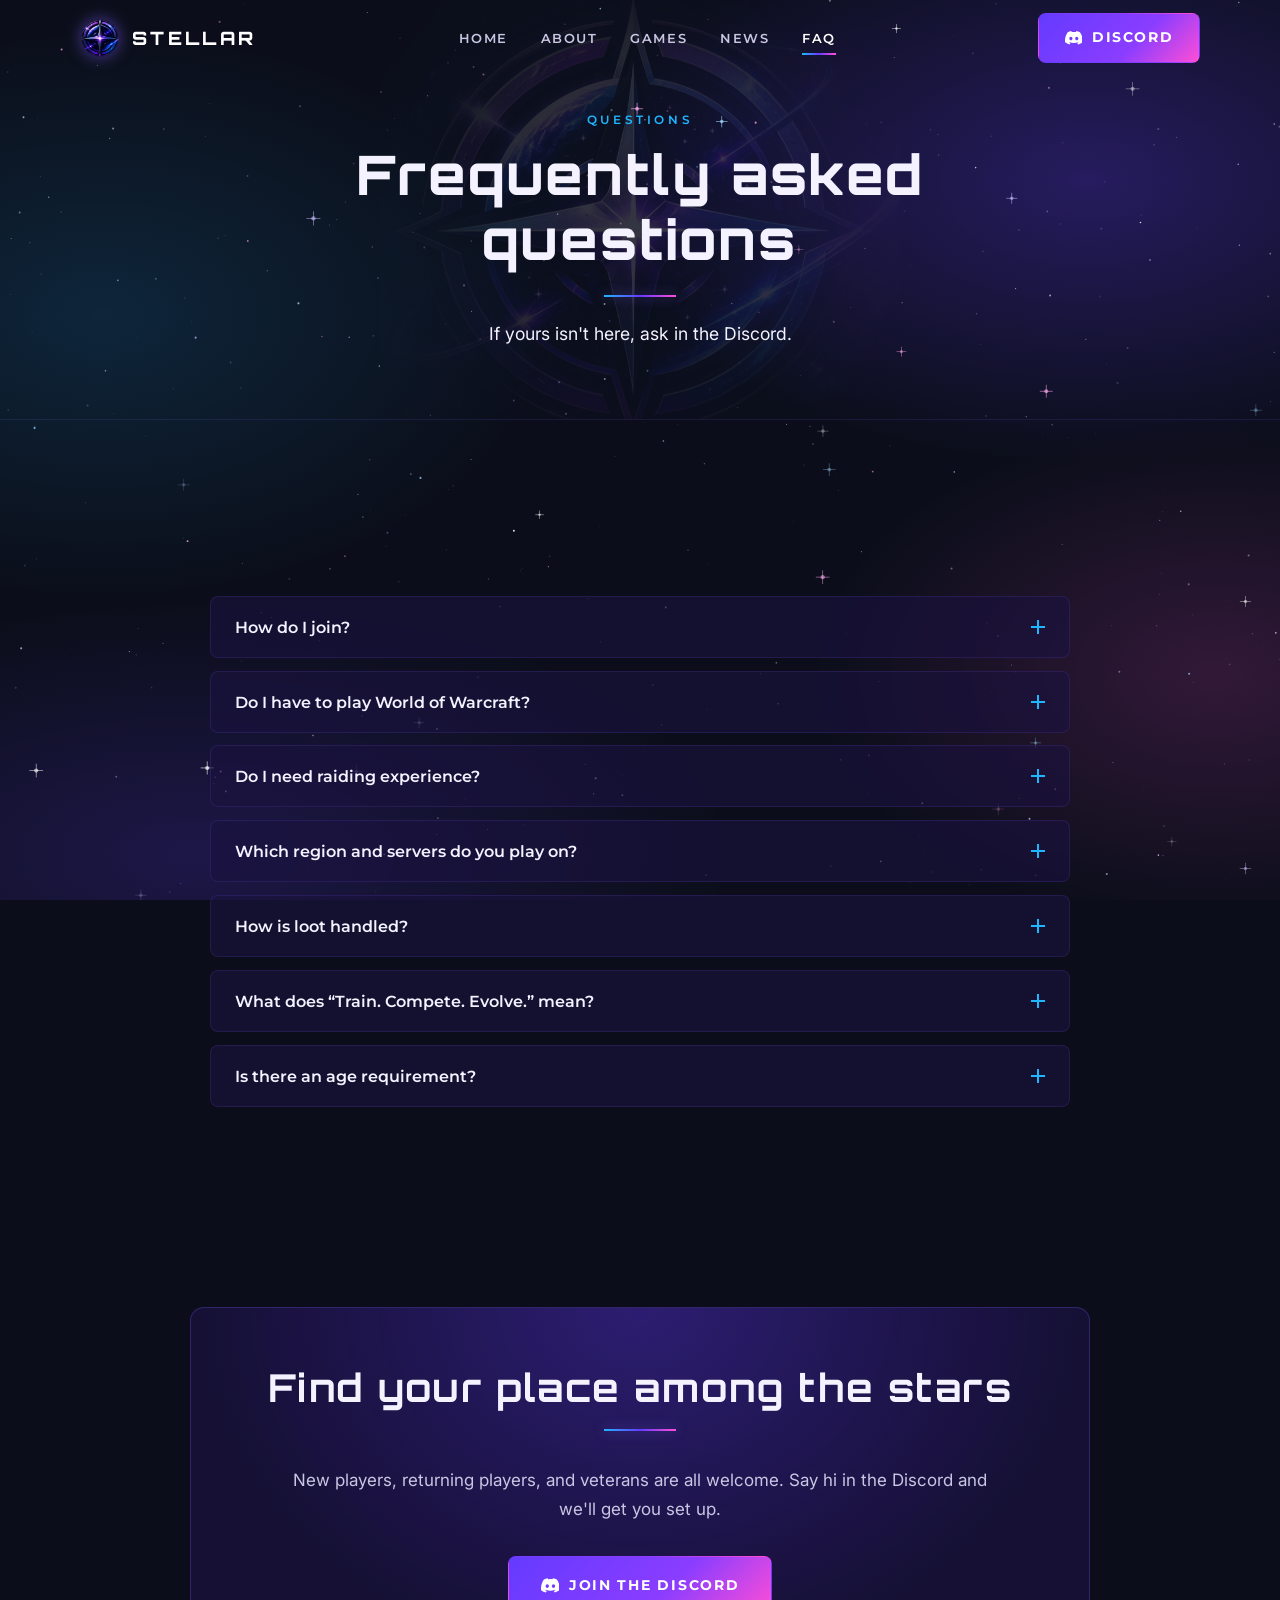
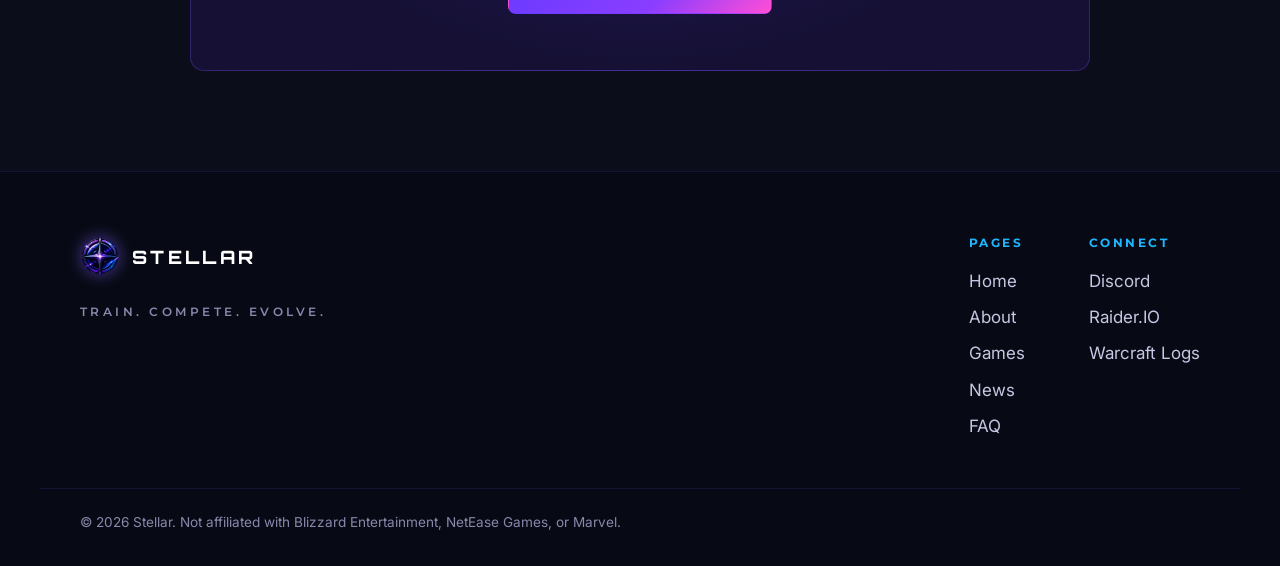
<file: faq.html>
<!DOCTYPE html>
<html lang="en">
<head>
  <meta charset="UTF-8">
  <meta name="viewport" content="width=device-width, initial-scale=1.0">
  <meta name="description" content="Common questions about joining Stellar, raiding, loot, and the games we play.">
  <meta name="theme-color" content="#0b0e1a">
  <meta property="og:title" content="FAQ | Stellar">
  <meta property="og:description" content="Common questions about joining Stellar, raiding, loot, and the games we play.">
  <meta property="og:image" content="images/stellar-logo.jpg">
  <title>FAQ | Stellar</title>
  <link rel="icon" href="images/favicon.png" type="image/png">
  <link rel="preconnect" href="https://fonts.googleapis.com">
  <link rel="preconnect" href="https://fonts.gstatic.com" crossorigin>
  <link href="https://fonts.googleapis.com/css2?family=Inter:wght@400;500;600&family=Montserrat:wght@500;600;700&family=Orbitron:wght@600;700;800;900&display=swap" rel="stylesheet">
  <link rel="stylesheet" href="style.css">
</head>
<body>

  <canvas id="starfield" aria-hidden="true"></canvas>
  <a href="#main-content" class="skip-link">Skip to main content</a>

  <!-- ===== HEADER ===== -->
  <header id="site-header">
    <div class="header-inner">
      <a href="index.html" class="logo" aria-label="Stellar home">
        <img src="images/icon.png" alt="" class="logo-emblem" width="40" height="40">
        <span class="logo-text">Stellar</span>
      </a>
      <nav class="main-nav" aria-label="Main navigation">
        <ul>
          <li><a href="index.html" class="nav-link">Home</a></li>
          <li><a href="about.html" class="nav-link">About</a></li>
          <li><a href="games.html" class="nav-link">Games</a></li>
          <li><a href="news.html" class="nav-link">News</a></li>
          <li><a href="faq.html" class="nav-link active" aria-current="page">FAQ</a></li>
        </ul>
      </nav>
      <div class="header-controls">
        <a href="#" data-discord-invite class="btn-primary" target="_blank" rel="noopener noreferrer"><svg class="discord-icon" viewBox="0 0 24 24" aria-hidden="true"><path d="M20.317 4.37a19.791 19.791 0 00-4.885-1.515.074.074 0 00-.079.037c-.21.375-.444.864-.608 1.25a18.27 18.27 0 00-5.487 0 12.64 12.64 0 00-.617-1.25.077.077 0 00-.079-.037A19.736 19.736 0 003.677 4.37a.07.07 0 00-.032.027C.533 9.046-.32 13.58.099 18.057a.082.082 0 00.031.057 19.9 19.9 0 005.993 3.03.078.078 0 00.084-.028 14.09 14.09 0 001.226-1.994.076.076 0 00-.041-.106 13.107 13.107 0 01-1.872-.892.077.077 0 01-.008-.128 10.2 10.2 0 00.372-.292.074.074 0 01.077-.01c3.928 1.793 8.18 1.793 12.062 0a.074.074 0 01.078.01c.12.098.246.198.373.292a.077.077 0 01-.006.127 12.299 12.299 0 01-1.873.892.077.077 0 00-.041.107c.36.698.772 1.362 1.225 1.993a.076.076 0 00.084.028 19.839 19.839 0 006.002-3.03.077.077 0 00.032-.054c.5-5.177-.838-9.674-3.549-13.66a.061.061 0 00-.031-.03zM8.02 15.33c-1.183 0-2.157-1.085-2.157-2.419 0-1.333.956-2.419 2.157-2.419 1.21 0 2.176 1.096 2.157 2.42 0 1.333-.956 2.418-2.157 2.418zm7.975 0c-1.183 0-2.157-1.085-2.157-2.419 0-1.333.955-2.419 2.157-2.419 1.21 0 2.176 1.096 2.157 2.42 0 1.333-.946 2.418-2.157 2.418z"/></svg> Discord</a>
      </div>
      <button class="mobile-menu-btn" id="mobile-menu-btn" type="button"
        aria-label="Open navigation menu" aria-expanded="false" aria-controls="mobile-nav">
        <span></span><span></span><span></span>
      </button>
    </div>
    <nav class="mobile-nav" id="mobile-nav" aria-label="Mobile navigation">
      <ul>
        <li><a href="index.html">Home</a></li>
        <li><a href="about.html">About</a></li>
        <li><a href="games.html">Games</a></li>
        <li><a href="news.html">News</a></li>
        <li><a href="faq.html" class="active" aria-current="page">FAQ</a></li>
      </ul>
      <div class="mobile-controls">
        <a href="#" data-discord-invite class="btn-primary" target="_blank" rel="noopener noreferrer"><svg class="discord-icon" viewBox="0 0 24 24" aria-hidden="true"><path d="M20.317 4.37a19.791 19.791 0 00-4.885-1.515.074.074 0 00-.079.037c-.21.375-.444.864-.608 1.25a18.27 18.27 0 00-5.487 0 12.64 12.64 0 00-.617-1.25.077.077 0 00-.079-.037A19.736 19.736 0 003.677 4.37a.07.07 0 00-.032.027C.533 9.046-.32 13.58.099 18.057a.082.082 0 00.031.057 19.9 19.9 0 005.993 3.03.078.078 0 00.084-.028 14.09 14.09 0 001.226-1.994.076.076 0 00-.041-.106 13.107 13.107 0 01-1.872-.892.077.077 0 01-.008-.128 10.2 10.2 0 00.372-.292.074.074 0 01.077-.01c3.928 1.793 8.18 1.793 12.062 0a.074.074 0 01.078.01c.12.098.246.198.373.292a.077.077 0 01-.006.127 12.299 12.299 0 01-1.873.892.077.077 0 00-.041.107c.36.698.772 1.362 1.225 1.993a.076.076 0 00.084.028 19.839 19.839 0 006.002-3.03.077.077 0 00.032-.054c.5-5.177-.838-9.674-3.549-13.66a.061.061 0 00-.031-.03zM8.02 15.33c-1.183 0-2.157-1.085-2.157-2.419 0-1.333.956-2.419 2.157-2.419 1.21 0 2.176 1.096 2.157 2.42 0 1.333-.956 2.418-2.157 2.418zm7.975 0c-1.183 0-2.157-1.085-2.157-2.419 0-1.333.955-2.419 2.157-2.419 1.21 0 2.176 1.096 2.157 2.42 0 1.333-.946 2.418-2.157 2.418z"/></svg> Join the Discord</a>
      </div>
    </nav>
  </header>

    <section class="page-hero" aria-labelledby="page-title">
      <div class="page-hero-inner">
        <p class="section-tag">Questions</p>
        <h1 class="page-hero-title" id="page-title">Frequently asked questions</h1>
        <div class="divider" aria-hidden="true"></div>
        <p class="page-hero-sub">If yours isn't here, ask in the Discord.</p>
      </div>
    </section>

  <main id="main-content">

    <section class="section-block" aria-label="Questions and answers">
      <div class="faq-list">
          <div class="faq-item">
            <h3><button class="faq-question" type="button" aria-expanded="false" aria-controls="faq-a1" id="faq-q1">How do I join?<span class="faq-icon" aria-hidden="true"></span></button></h3>
            <div class="faq-answer" id="faq-a1" role="region" aria-labelledby="faq-q1"><p>Join the Discord and say hi. An officer will help you get roles and point you to the right channels. If you want to raid with the guild, ask an officer about a guild invite in game.</p></div>
          </div>
          <div class="faq-item">
            <h3><button class="faq-question" type="button" aria-expanded="false" aria-controls="faq-a2" id="faq-q2">Do I have to play World of Warcraft?<span class="faq-icon" aria-hidden="true"></span></button></h3>
            <div class="faq-answer" id="faq-a2" role="region" aria-labelledby="faq-q2"><p>No. WoW is where Stellar started, but plenty of members are here for Marvel Rivals and the other games we play.</p></div>
          </div>
          <div class="faq-item">
            <h3><button class="faq-question" type="button" aria-expanded="false" aria-controls="faq-a3" id="faq-q3">Do I need raiding experience?<span class="faq-icon" aria-hidden="true"></span></button></h3>
            <div class="faq-answer" id="faq-a3" role="region" aria-labelledby="faq-q3"><p>No. New raiders are welcome, and we'd rather teach you than turn you away. Progression spots go to people who show up prepared and keep improving.</p></div>
          </div>
          <div class="faq-item">
            <h3><button class="faq-question" type="button" aria-expanded="false" aria-controls="faq-a4" id="faq-q4">Which region and servers do you play on?<span class="faq-icon" aria-hidden="true"></span></button></h3>
            <div class="faq-answer" id="faq-a4" role="region" aria-labelledby="faq-q4"><p>We're a US community. <!-- EDIT: add your realm --> Ask in the Discord about realms and cross-region play for other games.</p></div>
          </div>
          <div class="faq-item">
            <h3><button class="faq-question" type="button" aria-expanded="false" aria-controls="faq-a5" id="faq-q5">How is loot handled?<span class="faq-icon" aria-hidden="true"></span></button></h3>
            <div class="faq-answer" id="faq-a5" role="region" aria-labelledby="faq-q5"><p>Openly and the same way for everyone. <!-- EDIT: describe your loot system --> If something ever feels unfair, bring it to an officer.</p></div>
          </div>
          <div class="faq-item">
            <h3><button class="faq-question" type="button" aria-expanded="false" aria-controls="faq-a6" id="faq-q6">What does &ldquo;Train. Compete. Evolve.&rdquo; mean?<span class="faq-icon" aria-hidden="true"></span></button></h3>
            <div class="faq-answer" id="faq-a6" role="region" aria-labelledby="faq-q6"><p>Learn your role, push hard content together, and keep getting better every season. You can read more on the <a class="text-link" href="about.html">About page</a>.</p></div>
          </div>
          <div class="faq-item">
            <h3><button class="faq-question" type="button" aria-expanded="false" aria-controls="faq-a7" id="faq-q7">Is there an age requirement?<span class="faq-icon" aria-hidden="true"></span></button></h3>
            <div class="faq-answer" id="faq-a7" role="region" aria-labelledby="faq-q7"><p><!-- EDIT: set this --> Check the rules channel in the Discord for current requirements.</p></div>
          </div>
      </div>
    </section>

    <section class="section-block" aria-labelledby="cta-heading">
      <div class="cta-band">
        <h2 class="section-title" id="cta-heading">Find your place among the stars</h2>
        <div class="divider" aria-hidden="true" style="margin-left:auto;margin-right:auto"></div>
        <p class="body-text">New players, returning players, and veterans are all welcome. Say hi in the Discord and we'll get you set up.</p>
        <a href="#" data-discord-invite class="btn-primary btn-large" target="_blank" rel="noopener noreferrer"><svg class="discord-icon" viewBox="0 0 24 24" aria-hidden="true"><path d="M20.317 4.37a19.791 19.791 0 00-4.885-1.515.074.074 0 00-.079.037c-.21.375-.444.864-.608 1.25a18.27 18.27 0 00-5.487 0 12.64 12.64 0 00-.617-1.25.077.077 0 00-.079-.037A19.736 19.736 0 003.677 4.37a.07.07 0 00-.032.027C.533 9.046-.32 13.58.099 18.057a.082.082 0 00.031.057 19.9 19.9 0 005.993 3.03.078.078 0 00.084-.028 14.09 14.09 0 001.226-1.994.076.076 0 00-.041-.106 13.107 13.107 0 01-1.872-.892.077.077 0 01-.008-.128 10.2 10.2 0 00.372-.292.074.074 0 01.077-.01c3.928 1.793 8.18 1.793 12.062 0a.074.074 0 01.078.01c.12.098.246.198.373.292a.077.077 0 01-.006.127 12.299 12.299 0 01-1.873.892.077.077 0 00-.041.107c.36.698.772 1.362 1.225 1.993a.076.076 0 00.084.028 19.839 19.839 0 006.002-3.03.077.077 0 00.032-.054c.5-5.177-.838-9.674-3.549-13.66a.061.061 0 00-.031-.03zM8.02 15.33c-1.183 0-2.157-1.085-2.157-2.419 0-1.333.956-2.419 2.157-2.419 1.21 0 2.176 1.096 2.157 2.42 0 1.333-.956 2.418-2.157 2.418zm7.975 0c-1.183 0-2.157-1.085-2.157-2.419 0-1.333.955-2.419 2.157-2.419 1.21 0 2.176 1.096 2.157 2.42 0 1.333-.946 2.418-2.157 2.418z"/></svg> Join the Discord</a>
      </div>
    </section>

  </main>

  <!-- ===== FOOTER ===== -->
  <footer id="site-footer">
    <div class="footer-inner">
      <div class="footer-brand">
        <a href="index.html" class="logo" aria-label="Stellar home">
          <img src="images/icon.png" alt="" class="logo-emblem" width="40" height="40">
          <span class="logo-text">Stellar</span>
        </a>
        <p class="footer-tagline">Train. Compete. Evolve.</p>
      </div>
      <nav class="footer-nav" aria-label="Footer navigation">
        <div class="footer-col">
          <h2 class="footer-heading">Pages</h2>
          <ul>
            <li><a href="index.html">Home</a></li><li><a href="about.html">About</a></li><li><a href="games.html">Games</a></li><li><a href="news.html">News</a></li><li><a href="faq.html">FAQ</a></li>
          </ul>
        </div>
        <div class="footer-col">
          <h2 class="footer-heading">Connect</h2>
          <ul>
            <li><a href="#" data-discord-invite target="_blank" rel="noopener noreferrer">Discord</a></li>
            <!-- EDIT: guild links, or remove -->
            <li><a href="https://raider.io/" target="_blank" rel="noopener noreferrer">Raider.IO</a></li>
            <li><a href="https://www.warcraftlogs.com/" target="_blank" rel="noopener noreferrer">Warcraft Logs</a></li>
          </ul>
        </div>
      </nav>
    </div>
    <div class="footer-bottom">
      <p>&copy; 2026 Stellar. Not affiliated with Blizzard Entertainment, NetEase Games, or Marvel.</p>
    </div>
  </footer>

  <script src="script.js"></script>
</body>
</html>
</file>
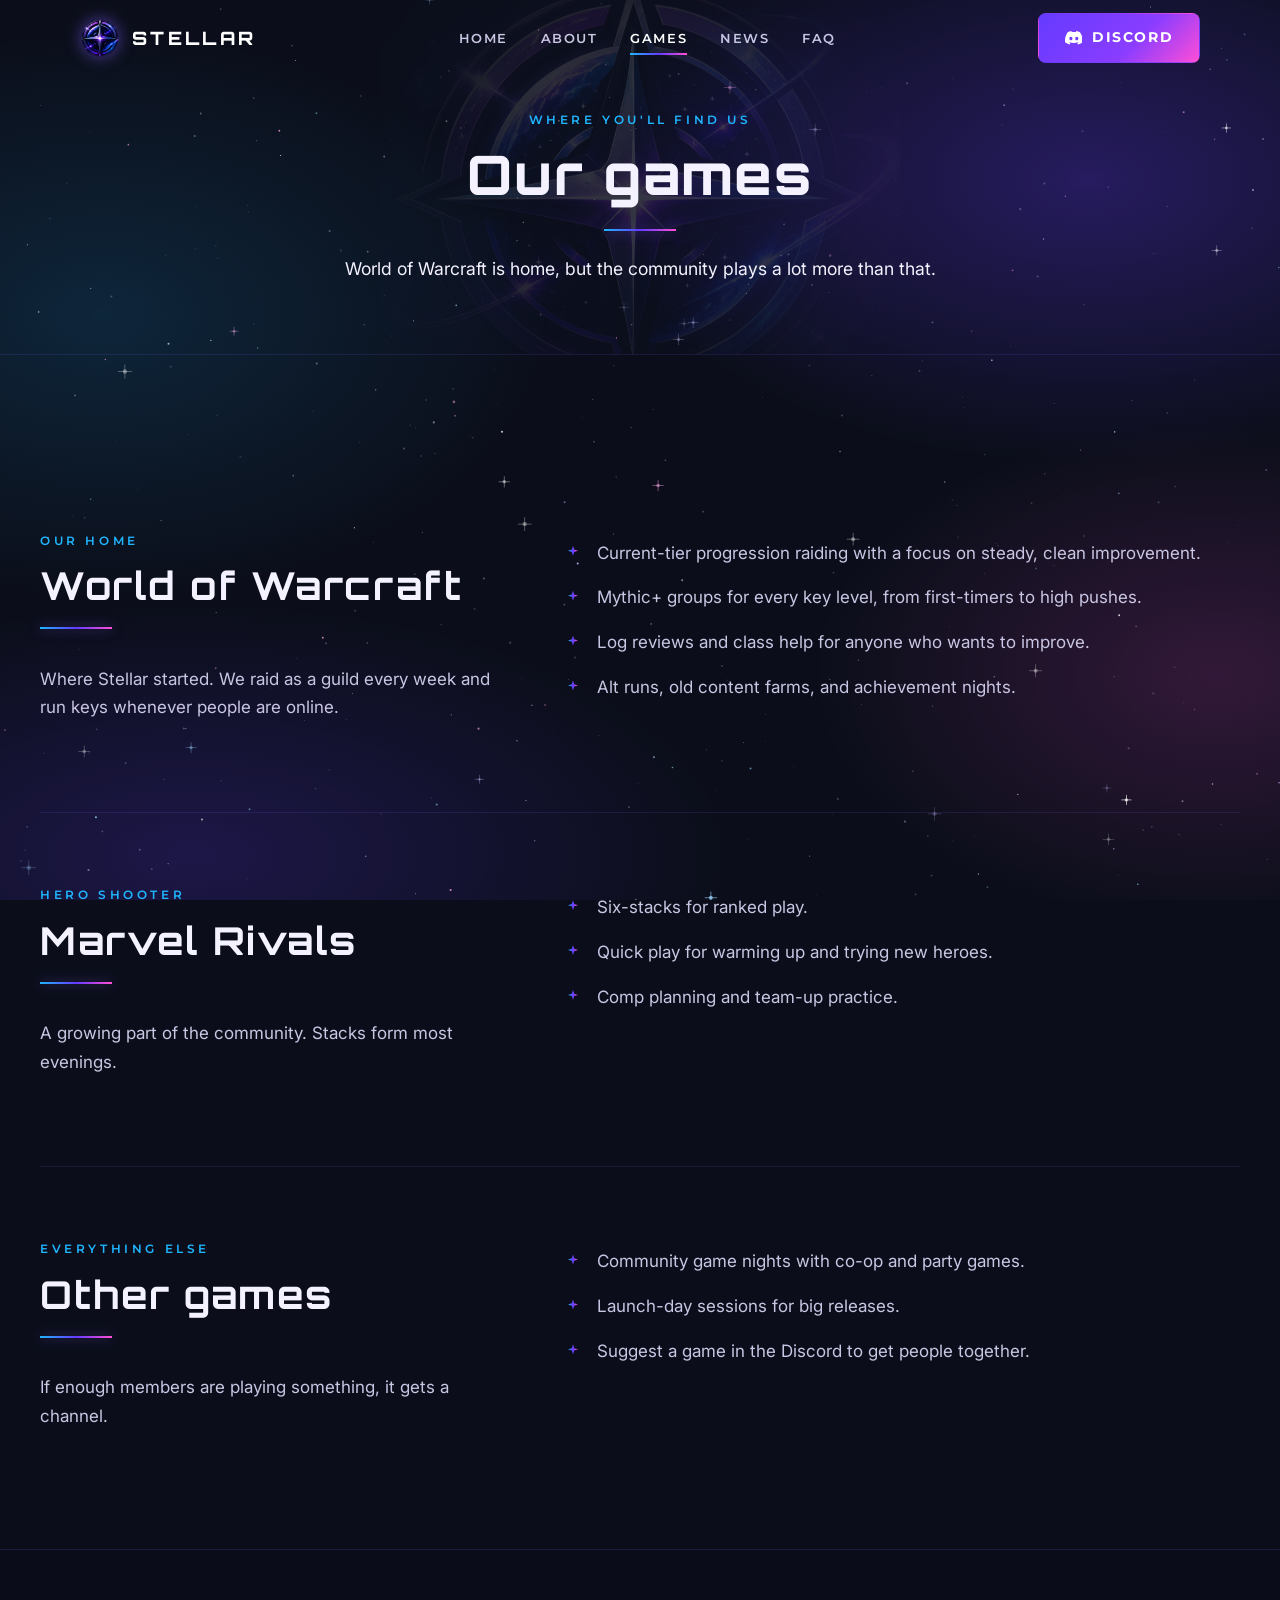
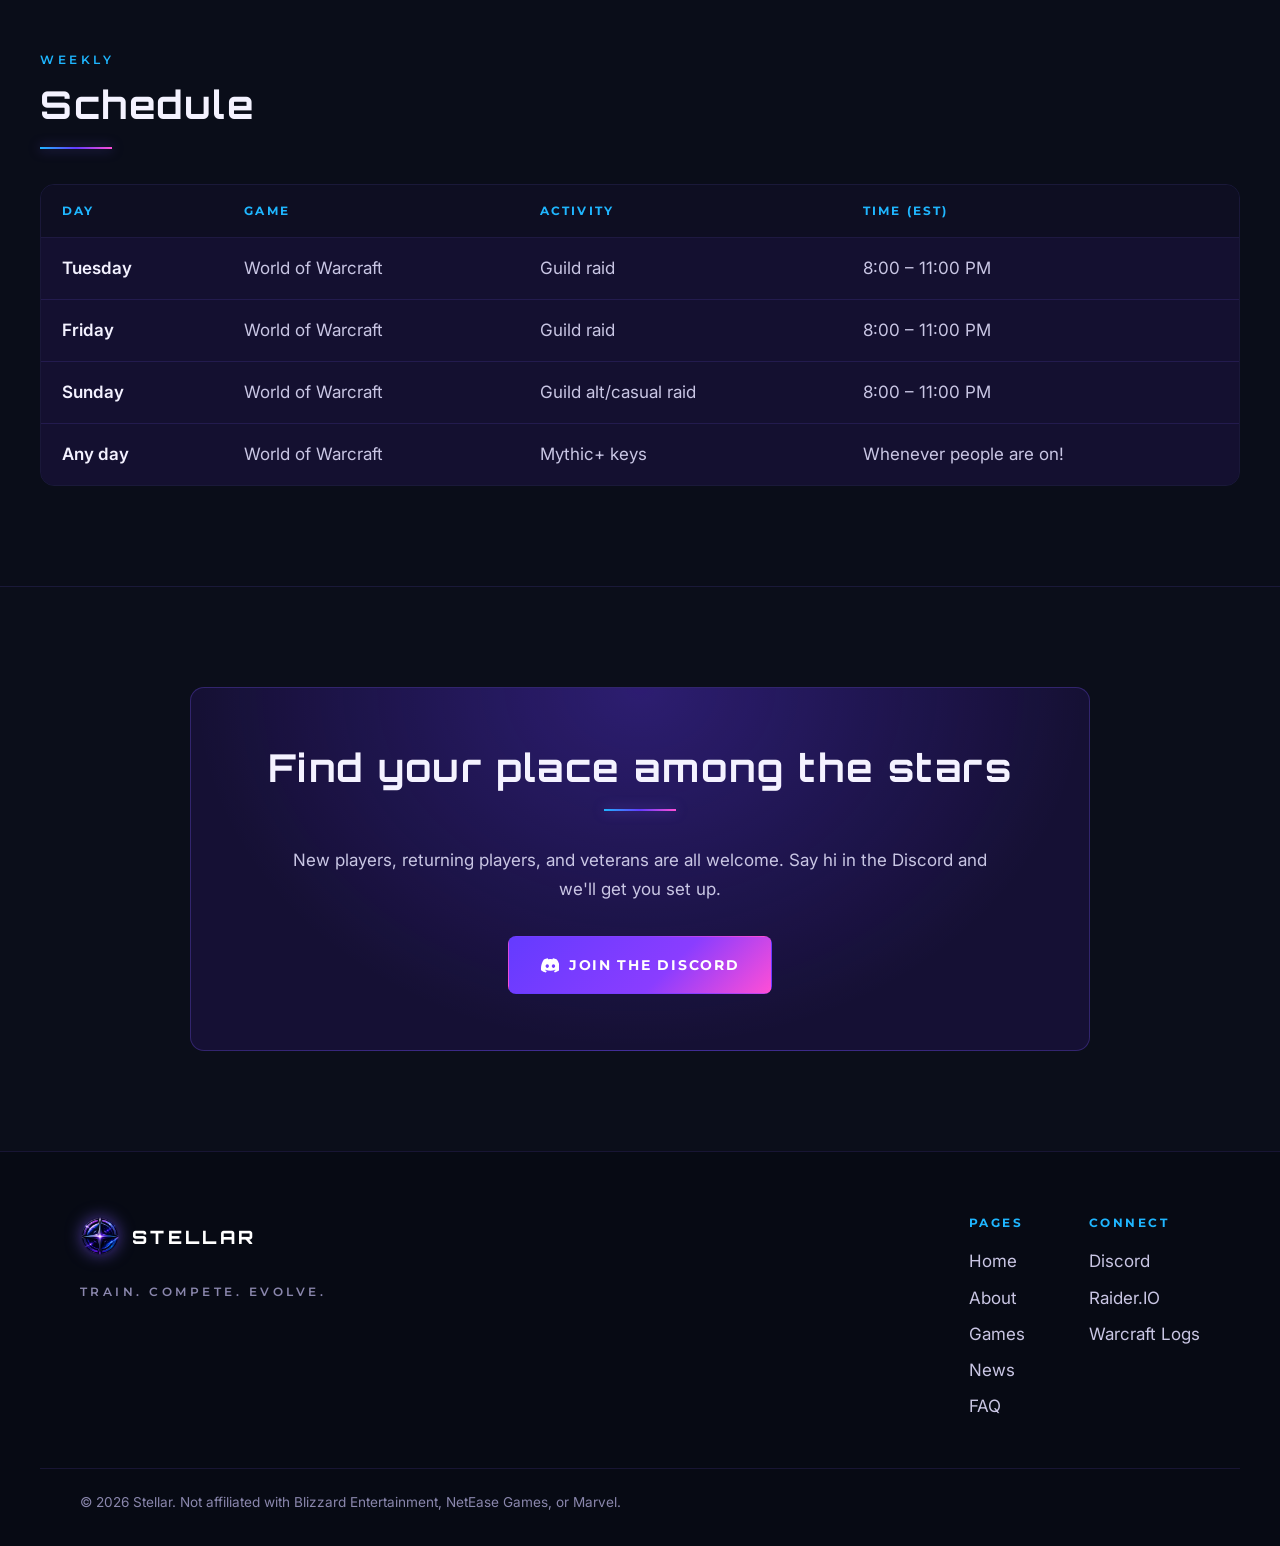
<file: games.html>
<!DOCTYPE html>
<html lang="en">
<head>
  <meta charset="UTF-8">
  <meta name="viewport" content="width=device-width, initial-scale=1.0">
  <meta name="description" content="What Stellar plays: World of Warcraft raiding and Mythic+, Marvel Rivals, and community game nights.">
  <meta name="theme-color" content="#0b0e1a">
  <meta property="og:title" content="Games | Stellar">
  <meta property="og:description" content="What Stellar plays: World of Warcraft raiding and Mythic+, Marvel Rivals, and community game nights.">
  <meta property="og:image" content="images/stellar-logo.jpg">
  <title>Games | Stellar</title>
  <link rel="icon" href="images/favicon.png" type="image/png">
  <link rel="preconnect" href="https://fonts.googleapis.com">
  <link rel="preconnect" href="https://fonts.gstatic.com" crossorigin>
  <link href="https://fonts.googleapis.com/css2?family=Inter:wght@400;500;600&family=Montserrat:wght@500;600;700&family=Orbitron:wght@600;700;800;900&display=swap" rel="stylesheet">
  <link rel="stylesheet" href="style.css">
</head>
<body>

  <canvas id="starfield" aria-hidden="true"></canvas>
  <a href="#main-content" class="skip-link">Skip to main content</a>

  <!-- ===== HEADER ===== -->
  <header id="site-header">
    <div class="header-inner">
      <a href="index.html" class="logo" aria-label="Stellar home">
        <img src="images/icon.png" alt="" class="logo-emblem" width="40" height="40">
        <span class="logo-text">Stellar</span>
      </a>
      <nav class="main-nav" aria-label="Main navigation">
        <ul>
          <li><a href="index.html" class="nav-link">Home</a></li>
          <li><a href="about.html" class="nav-link">About</a></li>
          <li><a href="games.html" class="nav-link active" aria-current="page">Games</a></li>
          <li><a href="news.html" class="nav-link">News</a></li>
          <li><a href="faq.html" class="nav-link">FAQ</a></li>
        </ul>
      </nav>
      <div class="header-controls">
        <a href="#" data-discord-invite class="btn-primary" target="_blank" rel="noopener noreferrer"><svg class="discord-icon" viewBox="0 0 24 24" aria-hidden="true"><path d="M20.317 4.37a19.791 19.791 0 00-4.885-1.515.074.074 0 00-.079.037c-.21.375-.444.864-.608 1.25a18.27 18.27 0 00-5.487 0 12.64 12.64 0 00-.617-1.25.077.077 0 00-.079-.037A19.736 19.736 0 003.677 4.37a.07.07 0 00-.032.027C.533 9.046-.32 13.58.099 18.057a.082.082 0 00.031.057 19.9 19.9 0 005.993 3.03.078.078 0 00.084-.028 14.09 14.09 0 001.226-1.994.076.076 0 00-.041-.106 13.107 13.107 0 01-1.872-.892.077.077 0 01-.008-.128 10.2 10.2 0 00.372-.292.074.074 0 01.077-.01c3.928 1.793 8.18 1.793 12.062 0a.074.074 0 01.078.01c.12.098.246.198.373.292a.077.077 0 01-.006.127 12.299 12.299 0 01-1.873.892.077.077 0 00-.041.107c.36.698.772 1.362 1.225 1.993a.076.076 0 00.084.028 19.839 19.839 0 006.002-3.03.077.077 0 00.032-.054c.5-5.177-.838-9.674-3.549-13.66a.061.061 0 00-.031-.03zM8.02 15.33c-1.183 0-2.157-1.085-2.157-2.419 0-1.333.956-2.419 2.157-2.419 1.21 0 2.176 1.096 2.157 2.42 0 1.333-.956 2.418-2.157 2.418zm7.975 0c-1.183 0-2.157-1.085-2.157-2.419 0-1.333.955-2.419 2.157-2.419 1.21 0 2.176 1.096 2.157 2.42 0 1.333-.946 2.418-2.157 2.418z"/></svg> Discord</a>
      </div>
      <button class="mobile-menu-btn" id="mobile-menu-btn" type="button"
        aria-label="Open navigation menu" aria-expanded="false" aria-controls="mobile-nav">
        <span></span><span></span><span></span>
      </button>
    </div>
    <nav class="mobile-nav" id="mobile-nav" aria-label="Mobile navigation">
      <ul>
        <li><a href="index.html">Home</a></li>
        <li><a href="about.html">About</a></li>
        <li><a href="games.html" class="active" aria-current="page">Games</a></li>
        <li><a href="news.html">News</a></li>
        <li><a href="faq.html">FAQ</a></li>
      </ul>
      <div class="mobile-controls">
        <a href="#" data-discord-invite class="btn-primary" target="_blank" rel="noopener noreferrer"><svg class="discord-icon" viewBox="0 0 24 24" aria-hidden="true"><path d="M20.317 4.37a19.791 19.791 0 00-4.885-1.515.074.074 0 00-.079.037c-.21.375-.444.864-.608 1.25a18.27 18.27 0 00-5.487 0 12.64 12.64 0 00-.617-1.25.077.077 0 00-.079-.037A19.736 19.736 0 003.677 4.37a.07.07 0 00-.032.027C.533 9.046-.32 13.58.099 18.057a.082.082 0 00.031.057 19.9 19.9 0 005.993 3.03.078.078 0 00.084-.028 14.09 14.09 0 001.226-1.994.076.076 0 00-.041-.106 13.107 13.107 0 01-1.872-.892.077.077 0 01-.008-.128 10.2 10.2 0 00.372-.292.074.074 0 01.077-.01c3.928 1.793 8.18 1.793 12.062 0a.074.074 0 01.078.01c.12.098.246.198.373.292a.077.077 0 01-.006.127 12.299 12.299 0 01-1.873.892.077.077 0 00-.041.107c.36.698.772 1.362 1.225 1.993a.076.076 0 00.084.028 19.839 19.839 0 006.002-3.03.077.077 0 00.032-.054c.5-5.177-.838-9.674-3.549-13.66a.061.061 0 00-.031-.03zM8.02 15.33c-1.183 0-2.157-1.085-2.157-2.419 0-1.333.956-2.419 2.157-2.419 1.21 0 2.176 1.096 2.157 2.42 0 1.333-.956 2.418-2.157 2.418zm7.975 0c-1.183 0-2.157-1.085-2.157-2.419 0-1.333.955-2.419 2.157-2.419 1.21 0 2.176 1.096 2.157 2.42 0 1.333-.946 2.418-2.157 2.418z"/></svg> Join the Discord</a>
      </div>
    </nav>
  </header>

    <section class="page-hero" aria-labelledby="page-title">
      <div class="page-hero-inner">
        <p class="section-tag">Where you'll find us</p>
        <h1 class="page-hero-title" id="page-title">Our games</h1>
        <div class="divider" aria-hidden="true"></div>
        <p class="page-hero-sub">World of Warcraft is home, but the community plays a lot more than that.</p>
      </div>
    </section>

  <main id="main-content">

    <section class="section-block" aria-label="Games">
      <div class="section-inner">
        <!-- EDIT: all game details are placeholders -->
        <div class="game-row">
          <div>
            <p class="section-tag">Our home</p>
            <h2 class="section-title">World of Warcraft</h2>
            <div class="divider" aria-hidden="true"></div>
            <p class="body-text">Where Stellar started. We raid as a guild every week and run keys whenever people are online.</p>
          </div>
          <ul class="check-list">
            <li>Current-tier progression raiding with a focus on steady, clean improvement.</li>
            <li>Mythic+ groups for every key level, from first-timers to high pushes.</li>
            <li>Log reviews and class help for anyone who wants to improve.</li>
            <li>Alt runs, old content farms, and achievement nights.</li>
          </ul>
        </div>

        <div class="game-row">
          <div>
            <p class="section-tag">Hero shooter</p>
            <h2 class="section-title">Marvel Rivals</h2>
            <div class="divider" aria-hidden="true"></div>
            <p class="body-text">A growing part of the community. Stacks form most evenings.</p>
          </div>
          <ul class="check-list">
            <li>Six-stacks for ranked play.</li>
            <li>Quick play for warming up and trying new heroes.</li>
            <li>Comp planning and team-up practice.</li>
          </ul>
        </div>

        <div class="game-row">
          <div>
            <p class="section-tag">Everything else</p>
            <h2 class="section-title">Other games</h2>
            <div class="divider" aria-hidden="true"></div>
            <p class="body-text">If enough members are playing something, it gets a channel.</p>
          </div>
          <ul class="check-list">
            <li>Community game nights with co-op and party games.</li>
            <li>Launch-day sessions for big releases.</li>
            <li>Suggest a game in the Discord to get people together.</li>
          </ul>
        </div>
      </div>
    </section>

    <section class="section-block dark-section" aria-labelledby="schedule-heading">
      <div class="section-inner">
        <p class="section-tag">Weekly</p>
        <h2 class="section-title" id="schedule-heading">Schedule</h2>
        <div class="divider" aria-hidden="true"></div>
        <!-- EDIT: replace with your real schedule -->
        <div class="table-wrap">
          <table class="schedule-table">
            <thead>
              <tr><th scope="col">Day</th><th scope="col">Game</th><th scope="col">Activity</th><th scope="col">Time (EST)</th></tr>
            </thead>
            <tbody>
              <tr><td>Tuesday</td><td>World of Warcraft</td><td>Guild raid</td><td>8:00 – 11:00 PM</td></tr>
              <tr><td>Friday</td><td>World of Warcraft</td><td>Guild raid</td><td>8:00 – 11:00 PM</td></tr>
              <tr><td>Sunday</td><td>World of Warcraft</td><td>Guild alt/casual raid</td><td>8:00 – 11:00 PM</td></tr>
              <tr><td>Any day</td><td>World of Warcraft</td><td>Mythic+ keys</td><td>Whenever people are on!</td></tr>
            </tbody>
          </table>
        </div>
      </div>
    </section>

    <section class="section-block" aria-labelledby="cta-heading">
      <div class="cta-band">
        <h2 class="section-title" id="cta-heading">Find your place among the stars</h2>
        <div class="divider" aria-hidden="true" style="margin-left:auto;margin-right:auto"></div>
        <p class="body-text">New players, returning players, and veterans are all welcome. Say hi in the Discord and we'll get you set up.</p>
        <a href="#" data-discord-invite class="btn-primary btn-large" target="_blank" rel="noopener noreferrer"><svg class="discord-icon" viewBox="0 0 24 24" aria-hidden="true"><path d="M20.317 4.37a19.791 19.791 0 00-4.885-1.515.074.074 0 00-.079.037c-.21.375-.444.864-.608 1.25a18.27 18.27 0 00-5.487 0 12.64 12.64 0 00-.617-1.25.077.077 0 00-.079-.037A19.736 19.736 0 003.677 4.37a.07.07 0 00-.032.027C.533 9.046-.32 13.58.099 18.057a.082.082 0 00.031.057 19.9 19.9 0 005.993 3.03.078.078 0 00.084-.028 14.09 14.09 0 001.226-1.994.076.076 0 00-.041-.106 13.107 13.107 0 01-1.872-.892.077.077 0 01-.008-.128 10.2 10.2 0 00.372-.292.074.074 0 01.077-.01c3.928 1.793 8.18 1.793 12.062 0a.074.074 0 01.078.01c.12.098.246.198.373.292a.077.077 0 01-.006.127 12.299 12.299 0 01-1.873.892.077.077 0 00-.041.107c.36.698.772 1.362 1.225 1.993a.076.076 0 00.084.028 19.839 19.839 0 006.002-3.03.077.077 0 00.032-.054c.5-5.177-.838-9.674-3.549-13.66a.061.061 0 00-.031-.03zM8.02 15.33c-1.183 0-2.157-1.085-2.157-2.419 0-1.333.956-2.419 2.157-2.419 1.21 0 2.176 1.096 2.157 2.42 0 1.333-.956 2.418-2.157 2.418zm7.975 0c-1.183 0-2.157-1.085-2.157-2.419 0-1.333.955-2.419 2.157-2.419 1.21 0 2.176 1.096 2.157 2.42 0 1.333-.946 2.418-2.157 2.418z"/></svg> Join the Discord</a>
      </div>
    </section>

  </main>

  <!-- ===== FOOTER ===== -->
  <footer id="site-footer">
    <div class="footer-inner">
      <div class="footer-brand">
        <a href="index.html" class="logo" aria-label="Stellar home">
          <img src="images/icon.png" alt="" class="logo-emblem" width="40" height="40">
          <span class="logo-text">Stellar</span>
        </a>
        <p class="footer-tagline">Train. Compete. Evolve.</p>
      </div>
      <nav class="footer-nav" aria-label="Footer navigation">
        <div class="footer-col">
          <h2 class="footer-heading">Pages</h2>
          <ul>
            <li><a href="index.html">Home</a></li><li><a href="about.html">About</a></li><li><a href="games.html">Games</a></li><li><a href="news.html">News</a></li><li><a href="faq.html">FAQ</a></li>
          </ul>
        </div>
        <div class="footer-col">
          <h2 class="footer-heading">Connect</h2>
          <ul>
            <li><a href="#" data-discord-invite target="_blank" rel="noopener noreferrer">Discord</a></li>
            <!-- EDIT: guild links, or remove -->
            <li><a href="https://raider.io/" target="_blank" rel="noopener noreferrer">Raider.IO</a></li>
            <li><a href="https://www.warcraftlogs.com/" target="_blank" rel="noopener noreferrer">Warcraft Logs</a></li>
          </ul>
        </div>
      </nav>
    </div>
    <div class="footer-bottom">
      <p>&copy; 2026 Stellar. Not affiliated with Blizzard Entertainment, NetEase Games, or Marvel.</p>
    </div>
  </footer>

  <script src="script.js"></script>
</body>
</html>
</file>
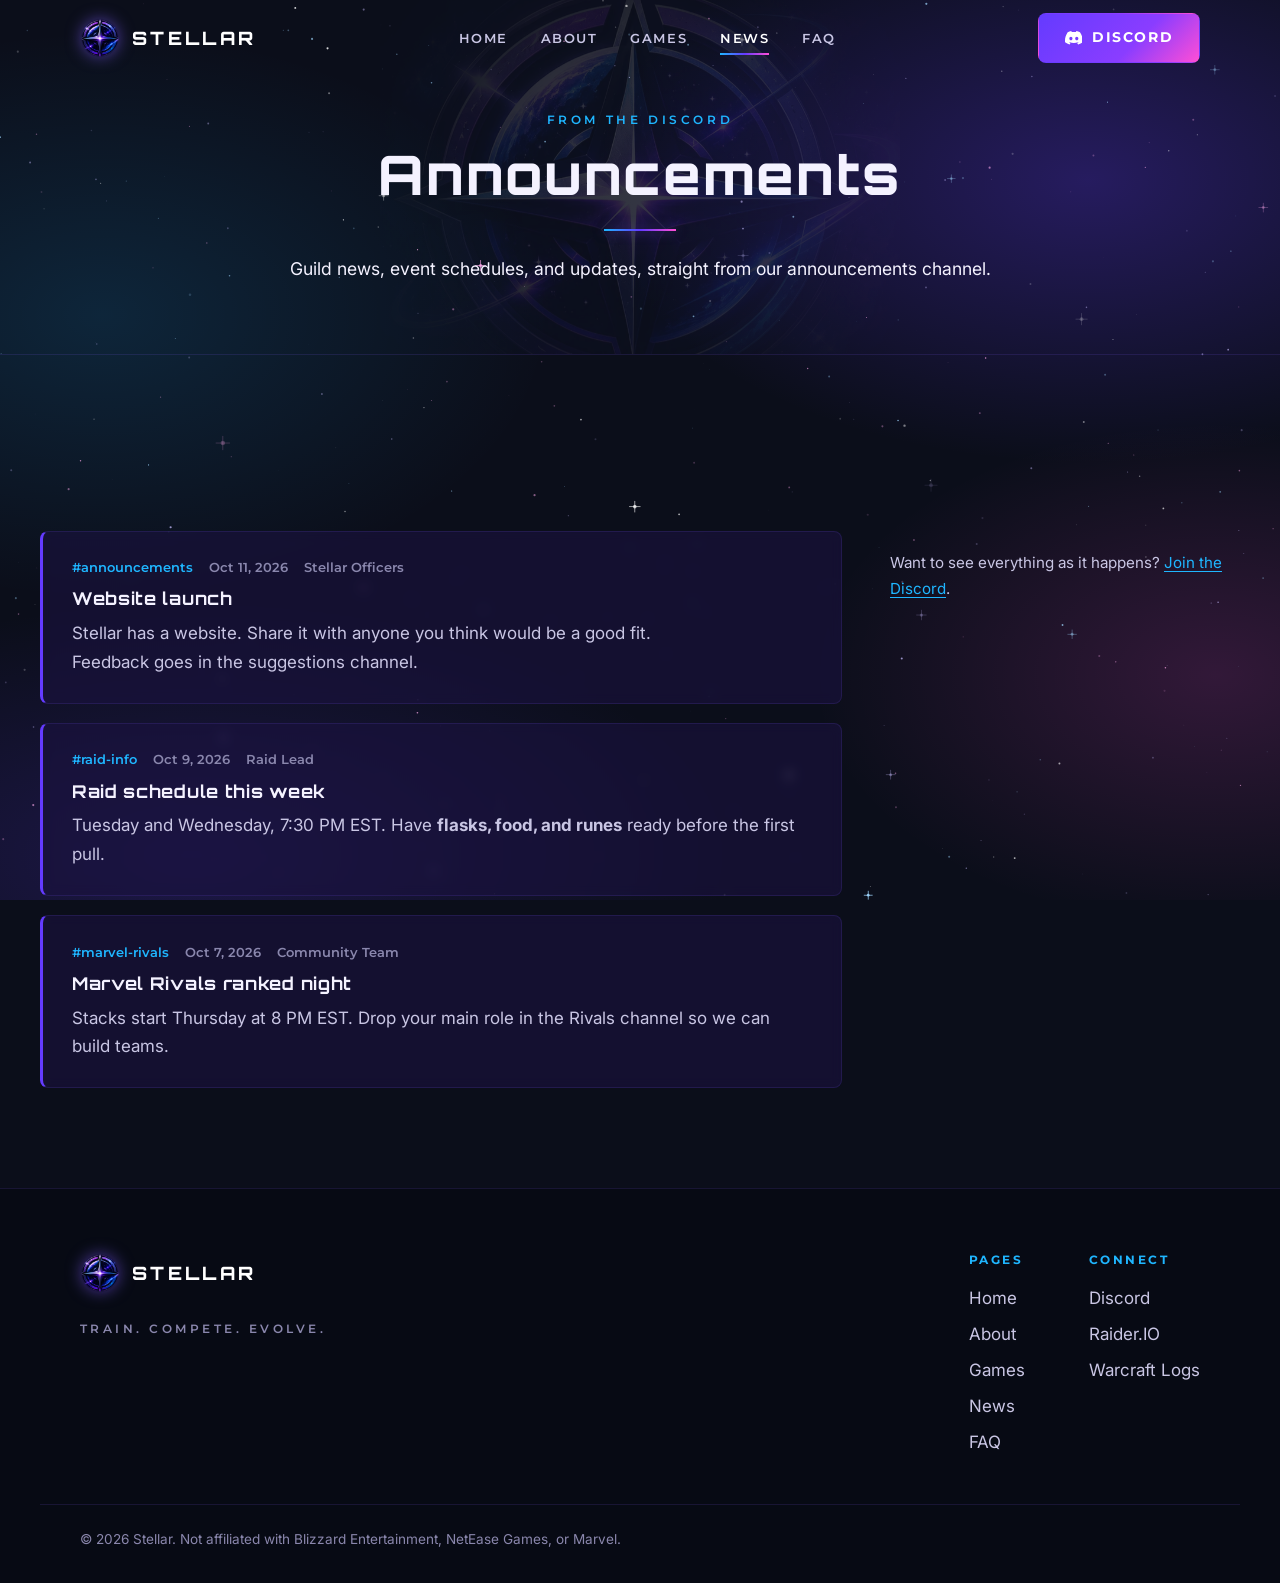
<file: news.html>
<!DOCTYPE html>
<html lang="en">
<head>
  <meta charset="UTF-8">
  <meta name="viewport" content="width=device-width, initial-scale=1.0">
  <meta name="description" content="Announcements from the Stellar Discord.">
  <meta name="theme-color" content="#0b0e1a">
  <meta property="og:title" content="News | Stellar">
  <meta property="og:description" content="Announcements from the Stellar Discord.">
  <meta property="og:image" content="images/stellar-logo.jpg">
  <title>News | Stellar</title>
  <link rel="icon" href="images/favicon.png" type="image/png">
  <link rel="preconnect" href="https://fonts.googleapis.com">
  <link rel="preconnect" href="https://fonts.gstatic.com" crossorigin>
  <link href="https://fonts.googleapis.com/css2?family=Inter:wght@400;500;600&family=Montserrat:wght@500;600;700&family=Orbitron:wght@600;700;800;900&display=swap" rel="stylesheet">
  <link rel="stylesheet" href="style.css">
</head>
<body>

  <canvas id="starfield" aria-hidden="true"></canvas>
  <a href="#main-content" class="skip-link">Skip to main content</a>

  <!-- ===== HEADER ===== -->
  <header id="site-header">
    <div class="header-inner">
      <a href="index.html" class="logo" aria-label="Stellar home">
        <img src="images/icon.png" alt="" class="logo-emblem" width="40" height="40">
        <span class="logo-text">Stellar</span>
      </a>
      <nav class="main-nav" aria-label="Main navigation">
        <ul>
          <li><a href="index.html" class="nav-link">Home</a></li>
          <li><a href="about.html" class="nav-link">About</a></li>
          <li><a href="games.html" class="nav-link">Games</a></li>
          <li><a href="news.html" class="nav-link active" aria-current="page">News</a></li>
          <li><a href="faq.html" class="nav-link">FAQ</a></li>
        </ul>
      </nav>
      <div class="header-controls">
        <a href="#" data-discord-invite class="btn-primary" target="_blank" rel="noopener noreferrer"><svg class="discord-icon" viewBox="0 0 24 24" aria-hidden="true"><path d="M20.317 4.37a19.791 19.791 0 00-4.885-1.515.074.074 0 00-.079.037c-.21.375-.444.864-.608 1.25a18.27 18.27 0 00-5.487 0 12.64 12.64 0 00-.617-1.25.077.077 0 00-.079-.037A19.736 19.736 0 003.677 4.37a.07.07 0 00-.032.027C.533 9.046-.32 13.58.099 18.057a.082.082 0 00.031.057 19.9 19.9 0 005.993 3.03.078.078 0 00.084-.028 14.09 14.09 0 001.226-1.994.076.076 0 00-.041-.106 13.107 13.107 0 01-1.872-.892.077.077 0 01-.008-.128 10.2 10.2 0 00.372-.292.074.074 0 01.077-.01c3.928 1.793 8.18 1.793 12.062 0a.074.074 0 01.078.01c.12.098.246.198.373.292a.077.077 0 01-.006.127 12.299 12.299 0 01-1.873.892.077.077 0 00-.041.107c.36.698.772 1.362 1.225 1.993a.076.076 0 00.084.028 19.839 19.839 0 006.002-3.03.077.077 0 00.032-.054c.5-5.177-.838-9.674-3.549-13.66a.061.061 0 00-.031-.03zM8.02 15.33c-1.183 0-2.157-1.085-2.157-2.419 0-1.333.956-2.419 2.157-2.419 1.21 0 2.176 1.096 2.157 2.42 0 1.333-.956 2.418-2.157 2.418zm7.975 0c-1.183 0-2.157-1.085-2.157-2.419 0-1.333.955-2.419 2.157-2.419 1.21 0 2.176 1.096 2.157 2.42 0 1.333-.946 2.418-2.157 2.418z"/></svg> Discord</a>
      </div>
      <button class="mobile-menu-btn" id="mobile-menu-btn" type="button"
        aria-label="Open navigation menu" aria-expanded="false" aria-controls="mobile-nav">
        <span></span><span></span><span></span>
      </button>
    </div>
    <nav class="mobile-nav" id="mobile-nav" aria-label="Mobile navigation">
      <ul>
        <li><a href="index.html">Home</a></li>
        <li><a href="about.html">About</a></li>
        <li><a href="games.html">Games</a></li>
        <li><a href="news.html" class="active" aria-current="page">News</a></li>
        <li><a href="faq.html">FAQ</a></li>
      </ul>
      <div class="mobile-controls">
        <a href="#" data-discord-invite class="btn-primary" target="_blank" rel="noopener noreferrer"><svg class="discord-icon" viewBox="0 0 24 24" aria-hidden="true"><path d="M20.317 4.37a19.791 19.791 0 00-4.885-1.515.074.074 0 00-.079.037c-.21.375-.444.864-.608 1.25a18.27 18.27 0 00-5.487 0 12.64 12.64 0 00-.617-1.25.077.077 0 00-.079-.037A19.736 19.736 0 003.677 4.37a.07.07 0 00-.032.027C.533 9.046-.32 13.58.099 18.057a.082.082 0 00.031.057 19.9 19.9 0 005.993 3.03.078.078 0 00.084-.028 14.09 14.09 0 001.226-1.994.076.076 0 00-.041-.106 13.107 13.107 0 01-1.872-.892.077.077 0 01-.008-.128 10.2 10.2 0 00.372-.292.074.074 0 01.077-.01c3.928 1.793 8.18 1.793 12.062 0a.074.074 0 01.078.01c.12.098.246.198.373.292a.077.077 0 01-.006.127 12.299 12.299 0 01-1.873.892.077.077 0 00-.041.107c.36.698.772 1.362 1.225 1.993a.076.076 0 00.084.028 19.839 19.839 0 006.002-3.03.077.077 0 00.032-.054c.5-5.177-.838-9.674-3.549-13.66a.061.061 0 00-.031-.03zM8.02 15.33c-1.183 0-2.157-1.085-2.157-2.419 0-1.333.956-2.419 2.157-2.419 1.21 0 2.176 1.096 2.157 2.42 0 1.333-.956 2.418-2.157 2.418zm7.975 0c-1.183 0-2.157-1.085-2.157-2.419 0-1.333.955-2.419 2.157-2.419 1.21 0 2.176 1.096 2.157 2.42 0 1.333-.946 2.418-2.157 2.418z"/></svg> Join the Discord</a>
      </div>
    </nav>
  </header>

    <section class="page-hero" aria-labelledby="page-title">
      <div class="page-hero-inner">
        <p class="section-tag">From the Discord</p>
        <h1 class="page-hero-title" id="page-title">Announcements</h1>
        <div class="divider" aria-hidden="true"></div>
        <p class="page-hero-sub">Guild news, event schedules, and updates, straight from our announcements channel.</p>
      </div>
    </section>

  <main id="main-content">

    <section class="section-block" aria-labelledby="feed-heading">
      <div class="section-inner discord-panel">
        <div>
          <h2 class="sr-only" id="feed-heading">All announcements</h2>
          <div class="announce-list" data-announcements aria-live="polite">
            <p class="announce-empty">Loading announcements…</p>
          </div>
        </div>
        <aside aria-label="Discord server">
          <!-- Discord server widget. Turn on "Server Widget" in Server Settings → Widget,
               then put your server ID in script.js (CONFIG.discordServerId). -->
          <div data-discord-widget></div>
          <p class="body-text" style="margin-top:1.2rem;font-size:0.95rem">
            Want to see everything as it happens? <a href="#" data-discord-invite target="_blank" rel="noopener noreferrer">Join the Discord</a>.
          </p>
        </aside>
      </div>
    </section>

  </main>

  <!-- ===== FOOTER ===== -->
  <footer id="site-footer">
    <div class="footer-inner">
      <div class="footer-brand">
        <a href="index.html" class="logo" aria-label="Stellar home">
          <img src="images/icon.png" alt="" class="logo-emblem" width="40" height="40">
          <span class="logo-text">Stellar</span>
        </a>
        <p class="footer-tagline">Train. Compete. Evolve.</p>
      </div>
      <nav class="footer-nav" aria-label="Footer navigation">
        <div class="footer-col">
          <h2 class="footer-heading">Pages</h2>
          <ul>
            <li><a href="index.html">Home</a></li><li><a href="about.html">About</a></li><li><a href="games.html">Games</a></li><li><a href="news.html">News</a></li><li><a href="faq.html">FAQ</a></li>
          </ul>
        </div>
        <div class="footer-col">
          <h2 class="footer-heading">Connect</h2>
          <ul>
            <li><a href="#" data-discord-invite target="_blank" rel="noopener noreferrer">Discord</a></li>
            <!-- EDIT: guild links, or remove -->
            <li><a href="https://raider.io/" target="_blank" rel="noopener noreferrer">Raider.IO</a></li>
            <li><a href="https://www.warcraftlogs.com/" target="_blank" rel="noopener noreferrer">Warcraft Logs</a></li>
          </ul>
        </div>
      </nav>
    </div>
    <div class="footer-bottom">
      <p>&copy; 2026 Stellar. Not affiliated with Blizzard Entertainment, NetEase Games, or Marvel.</p>
    </div>
  </footer>

  <script src="script.js"></script>
</body>
</html>
</file>
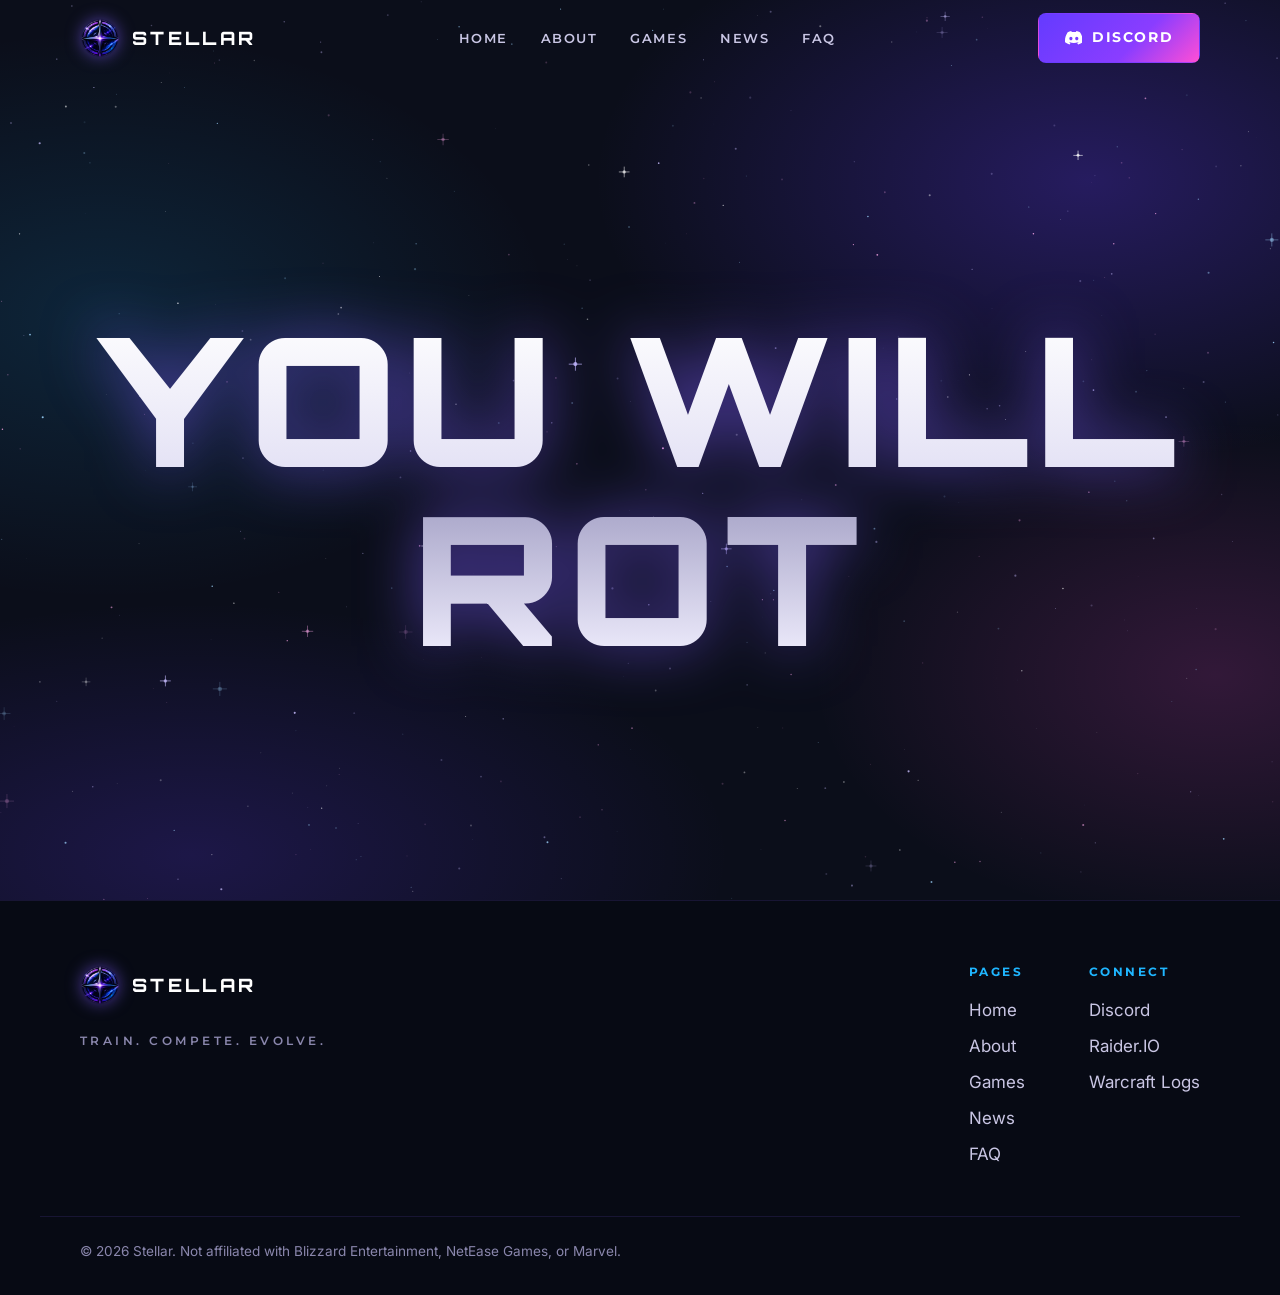
<file: rot.html>
<!DOCTYPE html>
<html lang="en">
<head>
  <meta charset="UTF-8">
  <meta name="viewport" content="width=device-width, initial-scale=1.0">
  <meta name="robots" content="noindex">
  <meta name="theme-color" content="#0b0e1a">
  <title>Stellar</title>
  <link rel="icon" href="images/favicon.png" type="image/png">
  <link rel="preconnect" href="https://fonts.googleapis.com">
  <link rel="preconnect" href="https://fonts.gstatic.com" crossorigin>
  <link href="https://fonts.googleapis.com/css2?family=Inter:wght@400;500;600&family=Montserrat:wght@500;600;700&family=Orbitron:wght@600;700;800;900&display=swap" rel="stylesheet">
  <link rel="stylesheet" href="style.css">
</head>
<body>

  <canvas id="starfield" aria-hidden="true"></canvas>
  <a href="#main-content" class="skip-link">Skip to main content</a>

  <!-- ===== HEADER ===== -->
  <header id="site-header">
    <div class="header-inner">
      <a href="index.html" class="logo" aria-label="Stellar home">
        <img src="images/icon.png" alt="" class="logo-emblem" width="40" height="40">
        <span class="logo-text">Stellar</span>
      </a>
      <nav class="main-nav" aria-label="Main navigation">
        <ul>
          <li><a href="index.html" class="nav-link">Home</a></li>
          <li><a href="about.html" class="nav-link">About</a></li>
          <li><a href="games.html" class="nav-link">Games</a></li>
          <li><a href="news.html" class="nav-link">News</a></li>
          <li><a href="faq.html" class="nav-link">FAQ</a></li>
        </ul>
      </nav>
      <div class="header-controls">
        <a href="#" data-discord-invite class="btn-primary" target="_blank" rel="noopener noreferrer"><svg class="discord-icon" viewBox="0 0 24 24" aria-hidden="true"><path d="M20.317 4.37a19.791 19.791 0 00-4.885-1.515.074.074 0 00-.079.037c-.21.375-.444.864-.608 1.25a18.27 18.27 0 00-5.487 0 12.64 12.64 0 00-.617-1.25.077.077 0 00-.079-.037A19.736 19.736 0 003.677 4.37a.07.07 0 00-.032.027C.533 9.046-.32 13.58.099 18.057a.082.082 0 00.031.057 19.9 19.9 0 005.993 3.03.078.078 0 00.084-.028 14.09 14.09 0 001.226-1.994.076.076 0 00-.041-.106 13.107 13.107 0 01-1.872-.892.077.077 0 01-.008-.128 10.2 10.2 0 00.372-.292.074.074 0 01.077-.01c3.928 1.793 8.18 1.793 12.062 0a.074.074 0 01.078.01c.12.098.246.198.373.292a.077.077 0 01-.006.127 12.299 12.299 0 01-1.873.892.077.077 0 00-.041.107c.36.698.772 1.362 1.225 1.993a.076.076 0 00.084.028 19.839 19.839 0 006.002-3.03.077.077 0 00.032-.054c.5-5.177-.838-9.674-3.549-13.66a.061.061 0 00-.031-.03zM8.02 15.33c-1.183 0-2.157-1.085-2.157-2.419 0-1.333.956-2.419 2.157-2.419 1.21 0 2.176 1.096 2.157 2.42 0 1.333-.956 2.418-2.157 2.418zm7.975 0c-1.183 0-2.157-1.085-2.157-2.419 0-1.333.955-2.419 2.157-2.419 1.21 0 2.176 1.096 2.157 2.42 0 1.333-.946 2.418-2.157 2.418z"/></svg> Discord</a>
      </div>
      <button class="mobile-menu-btn" id="mobile-menu-btn" type="button"
        aria-label="Open navigation menu" aria-expanded="false" aria-controls="mobile-nav">
        <span></span><span></span><span></span>
      </button>
    </div>
    <nav class="mobile-nav" id="mobile-nav" aria-label="Mobile navigation">
      <ul>
        <li><a href="index.html">Home</a></li>
        <li><a href="about.html">About</a></li>
        <li><a href="games.html">Games</a></li>
        <li><a href="news.html">News</a></li>
        <li><a href="faq.html">FAQ</a></li>
      </ul>
      <div class="mobile-controls">
        <a href="#" data-discord-invite class="btn-primary" target="_blank" rel="noopener noreferrer"><svg class="discord-icon" viewBox="0 0 24 24" aria-hidden="true"><path d="M20.317 4.37a19.791 19.791 0 00-4.885-1.515.074.074 0 00-.079.037c-.21.375-.444.864-.608 1.25a18.27 18.27 0 00-5.487 0 12.64 12.64 0 00-.617-1.25.077.077 0 00-.079-.037A19.736 19.736 0 003.677 4.37a.07.07 0 00-.032.027C.533 9.046-.32 13.58.099 18.057a.082.082 0 00.031.057 19.9 19.9 0 005.993 3.03.078.078 0 00.084-.028 14.09 14.09 0 001.226-1.994.076.076 0 00-.041-.106 13.107 13.107 0 01-1.872-.892.077.077 0 01-.008-.128 10.2 10.2 0 00.372-.292.074.074 0 01.077-.01c3.928 1.793 8.18 1.793 12.062 0a.074.074 0 01.078.01c.12.098.246.198.373.292a.077.077 0 01-.006.127 12.299 12.299 0 01-1.873.892.077.077 0 00-.041.107c.36.698.772 1.362 1.225 1.993a.076.076 0 00.084.028 19.839 19.839 0 006.002-3.03.077.077 0 00.032-.054c.5-5.177-.838-9.674-3.549-13.66a.061.061 0 00-.031-.03zM8.02 15.33c-1.183 0-2.157-1.085-2.157-2.419 0-1.333.956-2.419 2.157-2.419 1.21 0 2.176 1.096 2.157 2.42 0 1.333-.956 2.418-2.157 2.418zm7.975 0c-1.183 0-2.157-1.085-2.157-2.419 0-1.333.955-2.419 2.157-2.419 1.21 0 2.176 1.096 2.157 2.42 0 1.333-.946 2.418-2.157 2.418z"/></svg> Join the Discord</a>
      </div>
    </nav>
  </header>

  <main id="main-content">

    <section class="rot-section" aria-labelledby="rot-heading">
      <h1 class="rot-title" id="rot-heading">You will rot</h1>
    </section>

  </main>

  <!-- ===== FOOTER ===== -->
  <footer id="site-footer">
    <div class="footer-inner">
      <div class="footer-brand">
        <a href="index.html" class="logo" aria-label="Stellar home">
          <img src="images/icon.png" alt="" class="logo-emblem" width="40" height="40">
          <span class="logo-text">Stellar</span>
        </a>
        <p class="footer-tagline">Train. Compete. Evolve.</p>
      </div>
      <nav class="footer-nav" aria-label="Footer navigation">
        <div class="footer-col">
          <h2 class="footer-heading">Pages</h2>
          <ul>
            <li><a href="index.html">Home</a></li><li><a href="about.html">About</a></li><li><a href="games.html">Games</a></li><li><a href="news.html">News</a></li><li><a href="faq.html">FAQ</a></li>
          </ul>
        </div>
        <div class="footer-col">
          <h2 class="footer-heading">Connect</h2>
          <ul>
            <li><a href="#" data-discord-invite target="_blank" rel="noopener noreferrer">Discord</a></li>
            <!-- EDIT: guild links, or remove -->
            <li><a href="https://raider.io/" target="_blank" rel="noopener noreferrer">Raider.IO</a></li>
            <li><a href="https://www.warcraftlogs.com/" target="_blank" rel="noopener noreferrer">Warcraft Logs</a></li>
          </ul>
        </div>
      </nav>
    </div>
    <div class="footer-bottom">
      <p>&copy; 2026 Stellar. Not affiliated with Blizzard Entertainment, NetEase Games, or Marvel.</p>
    </div>
  </footer>

  <script src="script.js"></script>
</body>
</html>
</file>
<file: style.css>
/* ============================================================
   Stellar — guild & community site
   Layout follows the Omnæs Dæmones site; colors and type
   follow the Stellar brand sheet.
   ============================================================ */

:root {
  /* ---- Brand palette ---- */
  --deep-space:     #0b0e1a;
  --midnight:       #1a1240;
  --electric:       #643bff;
  --electric-lit:   #7d5cff;
  --magenta:        #ff4ed6;
  --sky:            #1fb6ff;
  --starlight:      #ffffff;

  /* ---- Working tones ---- */
  --bg:             #0b0e1a;
  --bg-mid:         #10112a;
  --bg-card:        rgba(26,18,64,0.62);
  --bg-card-solid:  #161135;
  --text:           #c9c6e4;
  --text-dim:       #8a87ad;
  --text-bright:    #f4f2ff;
  --border:         rgba(125,92,255,0.28);
  --border-dim:     rgba(125,92,255,0.14);

  --brand-gradient: linear-gradient(90deg, var(--sky), var(--electric) 50%, var(--magenta));

  --font-display:   'Orbitron', 'Exo 2', 'Segoe UI', sans-serif;
  --font-sub:       'Montserrat', 'Segoe UI', sans-serif;
  --font-body:      'Inter', system-ui, -apple-system, sans-serif;

  --header-h:       76px;
  --max-w:          1200px;
  --section-pad:    100px 40px;
  --radius:         14px;
  --radius-sm:      8px;
  --transition:     0.22s ease;
}

/* ============================================================
   RESET & BASE
   ============================================================ */
*, *::before, *::after { margin: 0; padding: 0; box-sizing: border-box; }

html { scroll-behavior: smooth; font-size: 16px; -webkit-text-size-adjust: 100%; }

body {
  font-family: var(--font-body);
  font-size: 1.0625rem;
  line-height: 1.7;
  color: var(--text);
  overflow-x: hidden;
  /* Fixed nebula behind everything — content scrolls over it */
  background:
    radial-gradient(ellipse 55% 45% at 85% 20%, rgba(100,59,255,0.30), transparent 70%),
    radial-gradient(ellipse 45% 40% at 95% 75%, rgba(255,78,214,0.16), transparent 70%),
    radial-gradient(ellipse 50% 45% at 8% 35%, rgba(31,182,255,0.14), transparent 70%),
    radial-gradient(ellipse 60% 40% at 15% 95%, rgba(100,59,255,0.20), transparent 70%),
    var(--bg);
  background-attachment: fixed;
}

#starfield {
  position: fixed; inset: 0;
  width: 100%; height: 100%;
  z-index: -1; pointer-events: none;
}

img, svg { display: block; max-width: 100%; }
a { color: inherit; text-decoration: none; }
ul, ol { list-style: none; }

h1, h2, h3, h4 {
  font-family: var(--font-display);
  color: var(--text-bright);
  font-weight: 700;
  line-height: 1.2;
  letter-spacing: 0.04em;
}

.sr-only {
  position: absolute; width: 1px; height: 1px; padding: 0; margin: -1px;
  overflow: hidden; clip: rect(0,0,0,0); white-space: nowrap; border: 0;
}

.skip-link {
  position: absolute; left: -999px; top: 0;
  background: var(--electric); color: #fff;
  padding: 0.6rem 1.2rem; z-index: 2000; font-weight: 600;
}
.skip-link:focus { left: 0; }

:focus-visible { outline: 2px solid var(--sky); outline-offset: 3px; }

/* ============================================================
   BUTTONS
   ============================================================ */
.btn-primary, .btn-ghost {
  display: inline-flex; align-items: center; justify-content: center; gap: 0.6rem;
  font-family: var(--font-sub);
  font-weight: 700;
  font-size: 0.85rem;
  letter-spacing: 0.12em;
  text-transform: uppercase;
  padding: 0.8rem 1.6rem;
  border-radius: var(--radius-sm);
  border: 1.5px solid transparent;
  cursor: pointer;
  transition: background var(--transition), border-color var(--transition), color var(--transition), box-shadow var(--transition);
  white-space: nowrap;
}
.btn-primary {
  background: linear-gradient(135deg, var(--electric), #8a3dff 60%, var(--magenta));
  color: #fff;
  box-shadow: 0 0 0 rgba(100,59,255,0);
}
.btn-primary:hover { box-shadow: 0 0 28px rgba(125,92,255,0.6); }
.btn-ghost { border-color: var(--border); color: var(--text-bright); background: rgba(11,14,26,0.4); }
.btn-ghost:hover { border-color: var(--sky); color: var(--sky); }
.btn-large { padding: 1rem 2rem; font-size: 0.9rem; }

.discord-icon { width: 1.3em; height: 1.3em; fill: currentColor; flex-shrink: 0; }

/* ============================================================
   HEADER
   ============================================================ */
#site-header {
  position: fixed; top: 0; left: 0; right: 0; z-index: 1000;
  border-bottom: 1px solid transparent;
  transition: background var(--transition), border-color var(--transition);
}
#site-header.scrolled {
  background: rgba(11,14,26,0.86);
  backdrop-filter: blur(12px);
  -webkit-backdrop-filter: blur(12px);
  border-bottom-color: var(--border-dim);
}
.header-inner {
  max-width: var(--max-w); height: var(--header-h);
  margin: 0 auto; padding: 0 40px;
  display: flex; align-items: center; justify-content: space-between; gap: 1.5rem;
}
.logo { display: inline-flex; align-items: center; gap: 0.75rem; }
.logo-emblem { width: 40px; height: 40px; filter: drop-shadow(0 0 8px rgba(125,92,255,0.6)); }
.logo-text {
  font-family: var(--font-display);
  font-weight: 800;
  font-size: 1.15rem;
  letter-spacing: 0.18em;
  text-transform: uppercase;
  color: var(--starlight);
}

.main-nav ul { display: flex; gap: 0.25rem; }
.nav-link {
  display: block;
  padding: 0.5rem 0.9rem;
  font-family: var(--font-sub);
  font-weight: 600;
  font-size: 0.82rem;
  letter-spacing: 0.12em;
  text-transform: uppercase;
  color: var(--text);
  position: relative;
  transition: color var(--transition);
}
.nav-link::after {
  content: ""; position: absolute; left: 0.9rem; right: 0.9rem; bottom: 0.15rem;
  height: 2px; background: var(--brand-gradient);
  transform: scaleX(0); transition: transform var(--transition);
}
.nav-link:hover { color: var(--text-bright); }
.nav-link:hover::after, .nav-link.active::after { transform: scaleX(1); }
.nav-link.active { color: var(--starlight); }

.header-controls { display: flex; align-items: center; gap: 0.75rem; }

.mobile-menu-btn {
  display: none; flex-direction: column; justify-content: center; gap: 5px;
  width: 44px; height: 44px; padding: 11px;
  background: none; border: 1px solid var(--border); border-radius: var(--radius-sm);
  cursor: pointer;
}
.mobile-menu-btn span { display: block; height: 2px; background: var(--starlight); transition: transform var(--transition), opacity var(--transition); }
.mobile-menu-btn.open span:nth-child(1) { transform: translateY(7px) rotate(45deg); }
.mobile-menu-btn.open span:nth-child(2) { opacity: 0; }
.mobile-menu-btn.open span:nth-child(3) { transform: translateY(-7px) rotate(-45deg); }

.mobile-nav {
  position: fixed; top: var(--header-h); left: 0; right: 0;
  background: rgba(11,14,26,0.97);
  border-bottom: 1px solid var(--border-dim);
  padding: 1.5rem 24px 2rem;
  transform: translateY(-120%); visibility: hidden;
  transition: transform 0.3s ease, visibility 0.3s;
}
.mobile-nav.open { transform: translateY(0); visibility: visible; }
.mobile-nav ul { display: flex; flex-direction: column; margin-bottom: 1.4rem; }
.mobile-nav ul a {
  display: block; padding: 0.75rem 0;
  font-family: var(--font-sub); font-weight: 600; letter-spacing: 0.1em; text-transform: uppercase;
  color: var(--text-bright); border-bottom: 1px solid var(--border-dim);
}
.mobile-nav ul a.active { color: var(--magenta); }
.mobile-controls .btn-primary { width: 100%; }

/* ============================================================
   SHARED SECTION PIECES
   ============================================================ */
main { padding-top: var(--header-h); }
.section-block { padding: var(--section-pad); position: relative; }
.section-inner { max-width: var(--max-w); margin: 0 auto; }
.dark-section { background: rgba(11,14,26,0.72); border-top: 1px solid var(--border-dim); border-bottom: 1px solid var(--border-dim); }

.section-tag {
  font-family: var(--font-sub);
  font-size: 0.75rem;
  font-weight: 600;
  letter-spacing: 0.3em;
  text-transform: uppercase;
  color: var(--sky);
  margin-bottom: 0.7rem;
}
.section-title { font-size: clamp(1.6rem, 3.2vw, 2.4rem); }
.divider {
  width: 72px; height: 2px;
  background: var(--brand-gradient);
  margin: 1.2rem 0 2.2rem;
  box-shadow: 0 0 12px rgba(125,92,255,0.6);
}
.center { text-align: center; }
.center .divider { margin-left: auto; margin-right: auto; }
.body-text { max-width: 64ch; margin-bottom: 1.1rem; }
.body-text a, .text-link { color: var(--sky); text-decoration: underline; text-underline-offset: 3px; }
.section-cta { margin-top: 3rem; text-align: center; }

/* ============================================================
   HERO (home)
   ============================================================ */
.hero {
  min-height: calc(100vh - var(--header-h));
  min-height: calc(100svh - var(--header-h));
  position: relative;
  display: flex; align-items: center;
  padding: 40px 40px 80px;
  overflow: hidden;
}
.hero-overlay {
  position: absolute; inset: 0;
  background: linear-gradient(180deg, transparent 0%, transparent 70%, rgba(11,14,26,0.9) 100%);
}
.hero-inner {
  position: relative;
  max-width: var(--max-w); width: 100%; margin: 0 auto;
  display: grid; grid-template-columns: 1.05fr 1fr; gap: 3rem; align-items: center;
}
.hero-title {
  font-family: var(--font-display);
  font-weight: 900;
  font-size: clamp(3rem, 8vw, 6.4rem);
  letter-spacing: 0.06em;
  text-transform: uppercase;
  line-height: 1;
  /* brushed-metal wordmark like the logo */
  background: linear-gradient(180deg, #ffffff 0%, #e4e2f5 45%, #a9a6c9 55%, #f2f0ff 100%);
  -webkit-background-clip: text; background-clip: text;
  color: transparent;
  filter: drop-shadow(0 0 22px rgba(125,92,255,0.45));
}
.tagline {
  display: flex; align-items: center; gap: 1rem;
  margin: 1.4rem 0 1.8rem;
  font-family: var(--font-sub);
  font-weight: 600;
  font-size: clamp(0.85rem, 1.6vw, 1.05rem);
  letter-spacing: 0.32em;
  text-transform: uppercase;
}
.tagline::before, .tagline::after { content: ""; height: 1px; width: 36px; }
.tagline::before { background: linear-gradient(90deg, transparent, var(--sky)); }
.tagline::after  { background: linear-gradient(90deg, var(--magenta), transparent); }
.tagline .t-train   { color: var(--sky); }
.tagline .t-compete { color: var(--starlight); }
.tagline .t-evolve  { color: #a77bff; }

.hero-description { max-width: 52ch; font-size: 1.12rem; color: var(--text-bright); margin-bottom: 2.2rem; }
.hero-cta { display: flex; gap: 1rem; flex-wrap: wrap; }

.hero-art { position: relative; justify-self: center; width: min(100%, 560px); }
.hero-art img { width: 100%; height: auto; mix-blend-mode: screen; }
.hero-art::before {
  content: ""; position: absolute; inset: 15%;
  border-radius: 50%;
  background: radial-gradient(circle, rgba(125,92,255,0.45), transparent 70%);
  filter: blur(30px); z-index: -1;
}

.hero-scroll-hint {
  position: absolute; left: 50%; bottom: 24px; transform: translateX(-50%);
  font-family: var(--font-sub); font-size: 0.72rem; letter-spacing: 0.3em; text-transform: uppercase;
  color: var(--text-dim); z-index: 1;
}

/* Load moment: the star flares in once */
@media (prefers-reduced-motion: no-preference) {
  .hero-art img { animation: flare 1.6s cubic-bezier(.2,.7,.2,1) both; }
  .hero-copy > * { animation: rise 0.8s ease both; }
  .hero-copy > :nth-child(2) { animation-delay: 0.15s; }
  .hero-copy > :nth-child(3) { animation-delay: 0.3s; }
  .hero-copy > :nth-child(4) { animation-delay: 0.45s; }
  @keyframes flare {
    from { opacity: 0; transform: scale(0.88) rotate(-8deg); filter: brightness(2.2) blur(6px); }
    to   { opacity: 1; transform: none; filter: none; }
  }
  @keyframes rise { from { opacity: 0; transform: translateY(14px); } to { opacity: 1; transform: none; } }
}

/* ============================================================
   INNER PAGE HERO
   ============================================================ */
.page-hero {
  position: relative;
  padding: 110px 40px 70px;
  text-align: center;
  overflow: hidden;
  border-bottom: 1px solid var(--border-dim);
}
.page-hero::before {
  content: ""; position: absolute; left: 50%; top: 50%;
  width: 520px; height: 520px; transform: translate(-50%, -50%);
  background: url('images/emblem-art.webp') center / contain no-repeat;
  opacity: 0.16; z-index: 0;
  mix-blend-mode: screen;
}
.page-hero-inner { position: relative; z-index: 1; max-width: 760px; margin: 0 auto; }
.page-hero-title { font-size: clamp(2rem, 5vw, 3.4rem); font-weight: 800; margin-bottom: 1rem; }
.page-hero-sub { color: var(--text-bright); font-size: 1.1rem; }
.page-hero .divider { margin: 1.4rem auto; }

/* ============================================================
   CARDS (values, games, features)
   ============================================================ */
.feature-grid {
  display: grid;
  grid-template-columns: repeat(auto-fit, minmax(240px, 1fr));
  gap: 1.5rem;
}
.feature-card {
  position: relative;
  background: var(--bg-card);
  border: 1px solid var(--border-dim);
  border-radius: var(--radius);
  padding: 2.2rem 1.9rem;
  overflow: hidden;
  backdrop-filter: blur(6px);
  -webkit-backdrop-filter: blur(6px);
  transition: border-color var(--transition), transform var(--transition);
}
.feature-card::before {
  content: ""; position: absolute; left: 0; right: 0; top: 0; height: 2px;
  background: var(--brand-gradient); opacity: 0; transition: opacity var(--transition);
}
.feature-card:hover { border-color: var(--border); transform: translateY(-3px); }
.feature-card:hover::before { opacity: 1; }
.feature-icon {
  width: 52px; height: 52px; margin-bottom: 1.3rem;
  display: grid; place-items: center;
  border: 1px solid var(--border); border-radius: 50%;
  color: #b49bff;
  background: radial-gradient(circle, rgba(100,59,255,0.25), transparent 70%);
}
.feature-icon svg { width: 26px; height: 26px; }
.feature-name { font-size: 1.05rem; margin-bottom: 0.7rem; }
.feature-desc { font-size: 0.98rem; }

/* ============================================================
   STATS
   ============================================================ */
.about-cols { display: grid; grid-template-columns: 1.2fr 1fr; gap: 4rem; align-items: center; }
.stat-list { display: grid; grid-template-columns: 1fr 1fr; gap: 1rem; }
.stat-list li {
  background: var(--bg-card);
  border: 1px solid var(--border-dim);
  border-radius: var(--radius);
  padding: 1.6rem 1.4rem;
  text-align: center;
}
.stat-num {
  display: block;
  font-family: var(--font-display); font-weight: 800;
  font-size: 2.1rem; line-height: 1.1;
  background: var(--brand-gradient);
  -webkit-background-clip: text; background-clip: text; color: transparent;
}
.stat-label {
  display: block; margin-top: 0.4rem;
  font-family: var(--font-sub); font-size: 0.75rem; font-weight: 600;
  letter-spacing: 0.18em; text-transform: uppercase; color: var(--text-dim);
}

/* ============================================================
   MISSION QUOTE
   ============================================================ */
.mission {
  max-width: 860px; margin: 0 auto;
  position: relative;
  padding: 3rem 3rem 3rem 3.4rem;
  background: var(--bg-card);
  border: 1px solid var(--border-dim);
  border-radius: var(--radius);
}
.mission::before {
  content: ""; position: absolute; left: 0; top: 2rem; bottom: 2rem; width: 3px;
  background: linear-gradient(180deg, var(--sky), var(--electric), var(--magenta));
  border-radius: 3px;
}
.mission p { font-size: 1.15rem; line-height: 1.85; color: var(--text-bright); }
.mission footer {
  margin-top: 1.4rem;
  font-family: var(--font-sub); font-size: 0.8rem; font-weight: 600;
  letter-spacing: 0.22em; text-transform: uppercase; color: var(--text-dim);
}

/* ============================================================
   ANNOUNCEMENTS (Discord feed)
   ============================================================ */
.announce-list { display: grid; gap: 1.2rem; }
.announce-card {
  background: var(--bg-card);
  border: 1px solid var(--border-dim);
  border-left: 3px solid var(--electric);
  border-radius: var(--radius-sm);
  padding: 1.6rem 1.8rem;
  backdrop-filter: blur(6px);
  -webkit-backdrop-filter: blur(6px);
}
.announce-meta {
  display: flex; flex-wrap: wrap; gap: 0.4rem 1rem; align-items: center;
  font-family: var(--font-sub); font-size: 0.8rem; font-weight: 600;
  color: var(--text-dim); margin-bottom: 0.6rem;
}
.announce-channel { color: var(--sky); }
.announce-title { font-size: 1.1rem; margin-bottom: 0.6rem; }
.announce-body { white-space: pre-line; }
.announce-empty { color: var(--text-dim); font-style: italic; }

/* Discord server widget */
.discord-panel { display: grid; grid-template-columns: 1fr 350px; gap: 3rem; align-items: start; }
.discord-widget {
  width: 100%; height: 420px; border: 0;
  border-radius: var(--radius);
  background: var(--bg-card-solid);
}

/* ============================================================
   SCHEDULE TABLE
   ============================================================ */
.table-wrap { overflow-x: auto; border: 1px solid var(--border-dim); border-radius: var(--radius); }
.schedule-table { width: 100%; border-collapse: collapse; min-width: 560px; background: var(--bg-card); }
.schedule-table caption { text-align: left; padding: 0 0 1rem; color: var(--text-dim); }
.schedule-table th, .schedule-table td { padding: 1rem 1.3rem; text-align: left; border-bottom: 1px solid var(--border-dim); }
.schedule-table th {
  font-family: var(--font-sub); font-size: 0.75rem; font-weight: 700;
  letter-spacing: 0.18em; text-transform: uppercase; color: var(--sky);
  background: rgba(11,14,26,0.6);
}
.schedule-table tbody tr:last-child td { border-bottom: 0; }
.schedule-table td:first-child { color: var(--text-bright); font-weight: 600; }

/* ============================================================
   GAME SECTIONS
   ============================================================ */
.game-row { display: grid; grid-template-columns: 1fr 1.4fr; gap: 3rem; align-items: start; }
.game-row + .game-row { margin-top: 4.5rem; padding-top: 4.5rem; border-top: 1px solid var(--border-dim); }
.check-list li { position: relative; padding: 0.5rem 0 0.5rem 1.8rem; }
.check-list li::before {
  content: ""; position: absolute; left: 0; top: 0.95rem;
  width: 10px; height: 10px;
  background: var(--brand-gradient);
  clip-path: polygon(50% 0, 62% 38%, 100% 50%, 62% 62%, 50% 100%, 38% 62%, 0 50%, 38% 38%);
}

/* ============================================================
   FAQ ACCORDION
   ============================================================ */
.faq-list { max-width: 860px; margin: 0 auto; display: grid; gap: 0.8rem; }
.faq-item { background: var(--bg-card); border: 1px solid var(--border-dim); border-radius: var(--radius-sm); }
.faq-item.open { border-color: var(--border); }
.faq-question {
  width: 100%; display: flex; justify-content: space-between; align-items: center; gap: 1rem;
  padding: 1.25rem 1.5rem;
  background: none; border: 0; cursor: pointer; text-align: left;
  font-family: var(--font-sub); font-size: 1.02rem; font-weight: 600; color: var(--text-bright);
}
.faq-icon { width: 14px; height: 14px; position: relative; flex-shrink: 0; }
.faq-icon::before, .faq-icon::after {
  content: ""; position: absolute; background: var(--sky); transition: transform var(--transition);
}
.faq-icon::before { left: 0; right: 0; top: 6px; height: 2px; }
.faq-icon::after  { top: 0; bottom: 0; left: 6px; width: 2px; }
.faq-item.open .faq-icon::after { transform: scaleY(0); }
.faq-answer { display: none; padding: 0 1.5rem 1.4rem; }
.faq-item.open .faq-answer { display: block; }

/* ============================================================
   CTA BAND
   ============================================================ */
.cta-band {
  max-width: 900px; margin: 0 auto; text-align: center;
  padding: 3.5rem 2rem;
  border: 1px solid var(--border);
  border-radius: var(--radius);
  background:
    radial-gradient(ellipse at 50% 0%, rgba(100,59,255,0.3), transparent 70%),
    rgba(26,18,64,0.7);
}
.cta-band .body-text { margin: 0 auto 2rem; }

/* ============================================================
   ROT PAGE
   ============================================================ */
.rot-section {
  min-height: calc(100vh - var(--header-h));
  min-height: calc(100svh - var(--header-h));
  display: grid;
  place-items: center;
  padding: 40px 20px;
  text-align: center;
}
.rot-title {
  font-family: var(--font-display);
  font-weight: 900;
  font-size: clamp(3rem, 14vw, 13rem);
  line-height: 1;
  letter-spacing: 0.04em;
  text-transform: uppercase;
  background: linear-gradient(180deg, #ffffff 0%, #e4e2f5 45%, #a9a6c9 55%, #f2f0ff 100%);
  -webkit-background-clip: text;
  background-clip: text;
  color: transparent;
  filter: drop-shadow(0 0 30px rgba(125,92,255,0.6));
}

/* ============================================================
   FOOTER
   ============================================================ */
#site-footer { background: rgba(8,10,20,0.92); border-top: 1px solid var(--border-dim); }
.footer-inner {
  max-width: var(--max-w); margin: 0 auto; padding: 64px 40px 40px;
  display: flex; justify-content: space-between; gap: 3rem; flex-wrap: wrap;
}
.footer-tagline {
  margin-top: 1rem;
  font-family: var(--font-sub); font-size: 0.78rem; font-weight: 600;
  letter-spacing: 0.28em; text-transform: uppercase; color: var(--text-dim);
}
.footer-nav { display: flex; gap: 4rem; flex-wrap: wrap; }
.footer-heading {
  font-family: var(--font-sub); font-size: 0.78rem; font-weight: 700;
  letter-spacing: 0.2em; text-transform: uppercase; color: var(--sky); margin-bottom: 1rem;
}
.footer-col li { margin-bottom: 0.45rem; }
.footer-col a { color: var(--text); transition: color var(--transition); }
.footer-col a:hover { color: var(--magenta); }
.footer-bottom {
  max-width: var(--max-w); margin: 0 auto; padding: 1.4rem 40px 2rem;
  border-top: 1px solid var(--border-dim);
  font-size: 0.85rem; color: var(--text-dim);
}

/* ============================================================
   RESPONSIVE
   ============================================================ */
@media (max-width: 1000px) {
  .hero-inner { grid-template-columns: 1fr; text-align: center; gap: 1rem; }
  .hero-art { order: -1; width: min(70vw, 380px); }
  .hero-description { margin-left: auto; margin-right: auto; }
  .hero-cta, .tagline { justify-content: center; }
  .about-cols, .game-row, .discord-panel { grid-template-columns: 1fr; gap: 2.5rem; }
}
@media (max-width: 860px) {
  .main-nav, .header-controls { display: none; }
  .mobile-menu-btn { display: flex; }
  .header-inner { padding: 0 20px; }
}
@media (max-width: 600px) {
  :root { --section-pad: 72px 20px; }
  .hero { padding: 24px 20px 72px; }
  .hero-cta { flex-direction: column; }
  .hero-cta a { width: 100%; }
  .tagline { letter-spacing: 0.2em; }
  .tagline::before, .tagline::after { display: none; }
  .page-hero { padding: 80px 20px 52px; }
  .mission { padding: 2rem 1.5rem 2rem 2rem; }
  .footer-inner { padding: 48px 20px 32px; }
  .footer-bottom { padding: 1.4rem 20px 2rem; }
  .footer-nav { gap: 2.5rem; }
}

/* iOS and Android repaint badly with fixed backgrounds */
@media (hover: none) and (pointer: coarse) {
  body { background-attachment: scroll; }
}

@media (prefers-reduced-motion: reduce) {
  html { scroll-behavior: auto; }
  *, *::before, *::after { transition-duration: 0.01ms !important; }
}
</file>
